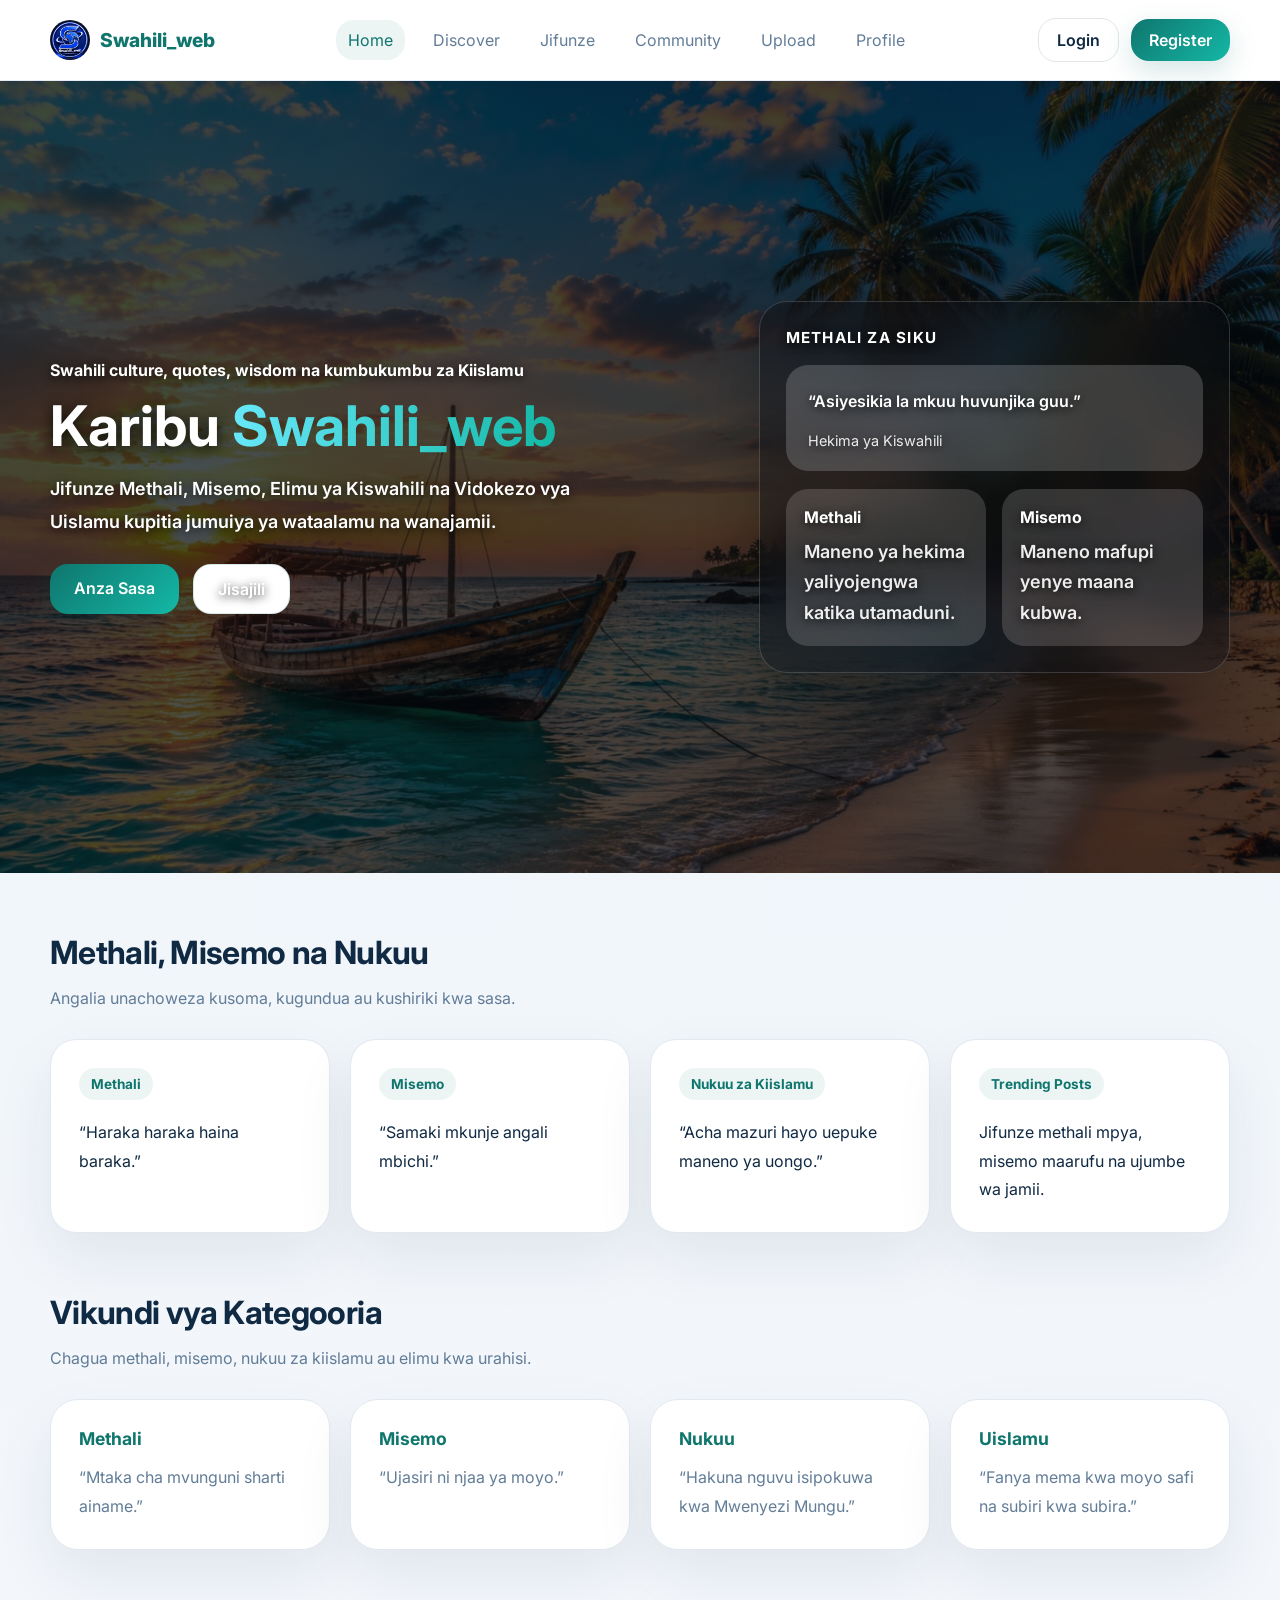
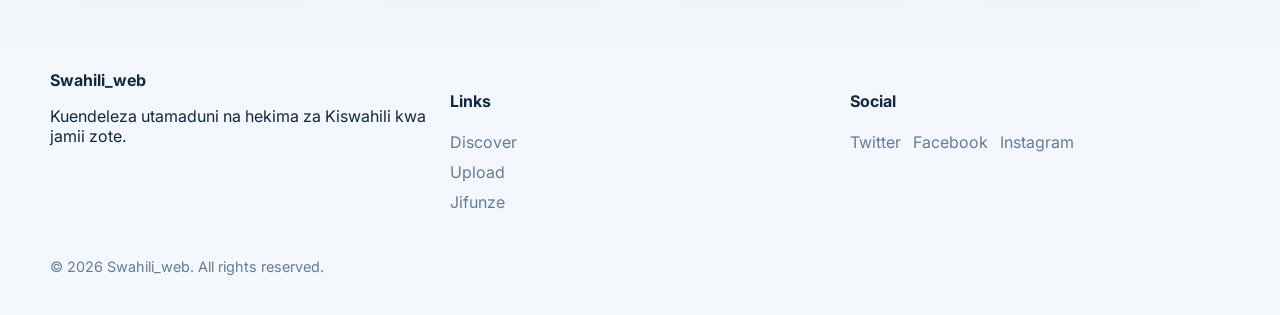
<file: index.html>
<!doctype html>
<html lang="sw">
<head>
  <meta charset="utf-8">
  <meta name="viewport" content="width=device-width, initial-scale=1">
  <title>Swahili_web — Karibu</title>
  <link rel="preconnect" href="https://fonts.googleapis.com">
  <link rel="preconnect" href="https://fonts.gstatic.com" crossorigin>
  <link href="https://fonts.googleapis.com/css2?family=Inter:wght@300;400;500;600;700;800&display=swap" rel="stylesheet">
  <link rel="stylesheet" href="./css/scripte.css">
</head>
<body>
  <header class="site-header">
    <div class="header-inner container">
      <a class="brand" href="/index.html">
        <img src="./images/logo.png" alt="Swahili_web logo" class="brand-logo">
        <span class="brand-text">Swahili_web</span>
      </a>
      <nav class="main-nav">
        <a href="/index.html" class="active">Home</a>
        <a href="./pages/discover.html">Discover</a>
        <a href="./pages/jifunze.html">Jifunze</a>
        <a href="./pages/communit.html">Community</a>
        <a href="./pages/upload.html">Upload</a>
        <a href="./pages/profile.html">Profile</a>
      </nav>
      <div class="header-actions">
        <button class="btn btn-ghost" id="loginBtn">Login</button>
        <button class="btn btn-primary" id="registerBtn">Register</button>
        <button class="mobile-toggle" id="menuToggle" aria-label="Open navigation">☰</button>
      </div>
    </div>
  </header>

  <main>
    <section class="hero-section">
      <div class="hero-content container">
        <div>
          <span class="eyebrow">Swahili culture, quotes, wisdom na kumbukumbu za Kiislamu</span>
          <h1>Karibu <span>Swahili_web</span></h1>
          <p>Jifunze Methali, Misemo, Elimu ya Kiswahili na Vidokezo vya Uislamu kupitia jumuiya ya wataalamu na wanajamii.</p>
          <div class="hero-buttons">
            <a href="./pages/discover.html" class="btn btn-primary btn-lg">Anza Sasa</a>
            <button type="button" class="btn btn-outline btn-lg" data-open-modal="registerModal">Jisajili</button>
          </div>
        </div>
        <div class="hero-panel">
          <div class="panel-title">Methali za Siku</div>
          <div class="panel-card">
            <p>“Asiyesikia la mkuu huvunjika guu.”</p>
            <span>Hekima ya Kiswahili</span>
          </div>
          <div class="panel-cards">
            <div class="mini-card">
              <strong>Methali</strong>
              <p>Maneno ya hekima yaliyojengwa katika utamaduni.</p>
            </div>
            <div class="mini-card">
              <strong>Misemo</strong>
              <p>Maneno mafupi yenye maana kubwa.</p>
            </div>
          </div>
        </div>
      </div>
    </section>

    <section class="overview container">
      <div class="section-heading">
        <h2>Methali, Misemo na Nukuu</h2>
        <p>Angalia unachoweza kusoma, kugundua au kushiriki kwa sasa.</p>
      </div>
      <div class="overview-grid">
        <article class="stat-card">
          <span class="stat-label">Methali</span>
          <p>“Haraka haraka haina baraka.”</p>
        </article>
        <article class="stat-card">
          <span class="stat-label">Misemo</span>
          <p>“Samaki mkunje angali mbichi.”</p>
        </article>
        <article class="stat-card">
          <span class="stat-label">Nukuu za Kiislamu</span>
          <p>“Acha mazuri hayo uepuke maneno ya uongo.”</p>
        </article>
        <article class="stat-card">
          <span class="stat-label">Trending Posts</span>
          <p>Jifunze methali mpya, misemo maarufu na ujumbe wa jamii.</p>
        </article>
      </div>
    </section>

    <section class="featured-quotes container">
      <div class="section-heading">
        <h2>Vikundi vya Kategooria</h2>
        <p>Chagua methali, misemo, nukuu za kiislamu au elimu kwa urahisi.</p>
      </div>
      <div class="quote-grid">
        <article class="quote-card">
          <h3>Methali</h3>
          <p>“Mtaka cha mvunguni sharti ainame.”</p>
        </article>
        <article class="quote-card">
          <h3>Misemo</h3>
          <p>“Ujasiri ni njaa ya moyo.”</p>
        </article>
        <article class="quote-card">
          <h3>Nukuu</h3>
          <p>“Hakuna nguvu isipokuwa kwa Mwenyezi Mungu.”</p>
        </article>
        <article class="quote-card">
          <h3>Uislamu</h3>
          <p>“Fanya mema kwa moyo safi na subiri kwa subira.”</p>
        </article>
      </div>
    </section>
  </main>

  <footer class="site-footer">
    <div class="container footer-grid">
      <div>
        <strong>Swahili_web</strong>
        <p>Kuendeleza utamaduni na hekima za Kiswahili kwa jamii zote.</p>
      </div>
      <div>
        <h4>Links</h4>
        <a href="./pages/discover.html">Discover</a>
        <a href="./pages/upload.html">Upload</a>
        <a href="./pages/jifunze.html">Jifunze</a>
      </div>
      <div>
        <h4>Social</h4>
        <div class="social-links"><a href="#">Twitter</a><a href="#">Facebook</a><a href="#">Instagram</a></div>
      </div>
    </div>
    <div class="footer-bottom container">© <span id="year"></span> Swahili_web. All rights reserved.</div>
  </footer>

  <div class="modal-backdrop" id="modalBackdrop"></div>
  <div class="modal" id="loginModal" aria-hidden="true">
    <button class="modal-close" type="button" data-close>✕</button>
    <h3>Login</h3>
    <form id="loginForm">
      <label>Email<input type="email" name="email" placeholder="you@example.com" required></label>
      <label>Password<input type="password" name="password" placeholder="Password" required></label>
      <button class="btn btn-primary btn-block" type="submit">Sign in</button>
    </form>
  </div>

  <div class="modal" id="registerModal" aria-hidden="true">
    <button class="modal-close" type="button" data-close>✕</button>
    <h3>Register</h3>
    <form id="registerForm">
      <label>Name<input type="text" name="name" placeholder="Your name" required></label>
      <label>Email<input type="email" name="email" placeholder="you@example.com" required></label>
      <label>Password<input type="password" name="password" placeholder="Password" required></label>
      <button class="btn btn-primary btn-block" type="submit">Create account</button>
    </form>
  </div>

  <script src="./javascript/scripte.js"></script>
</body>
</html>
</file>
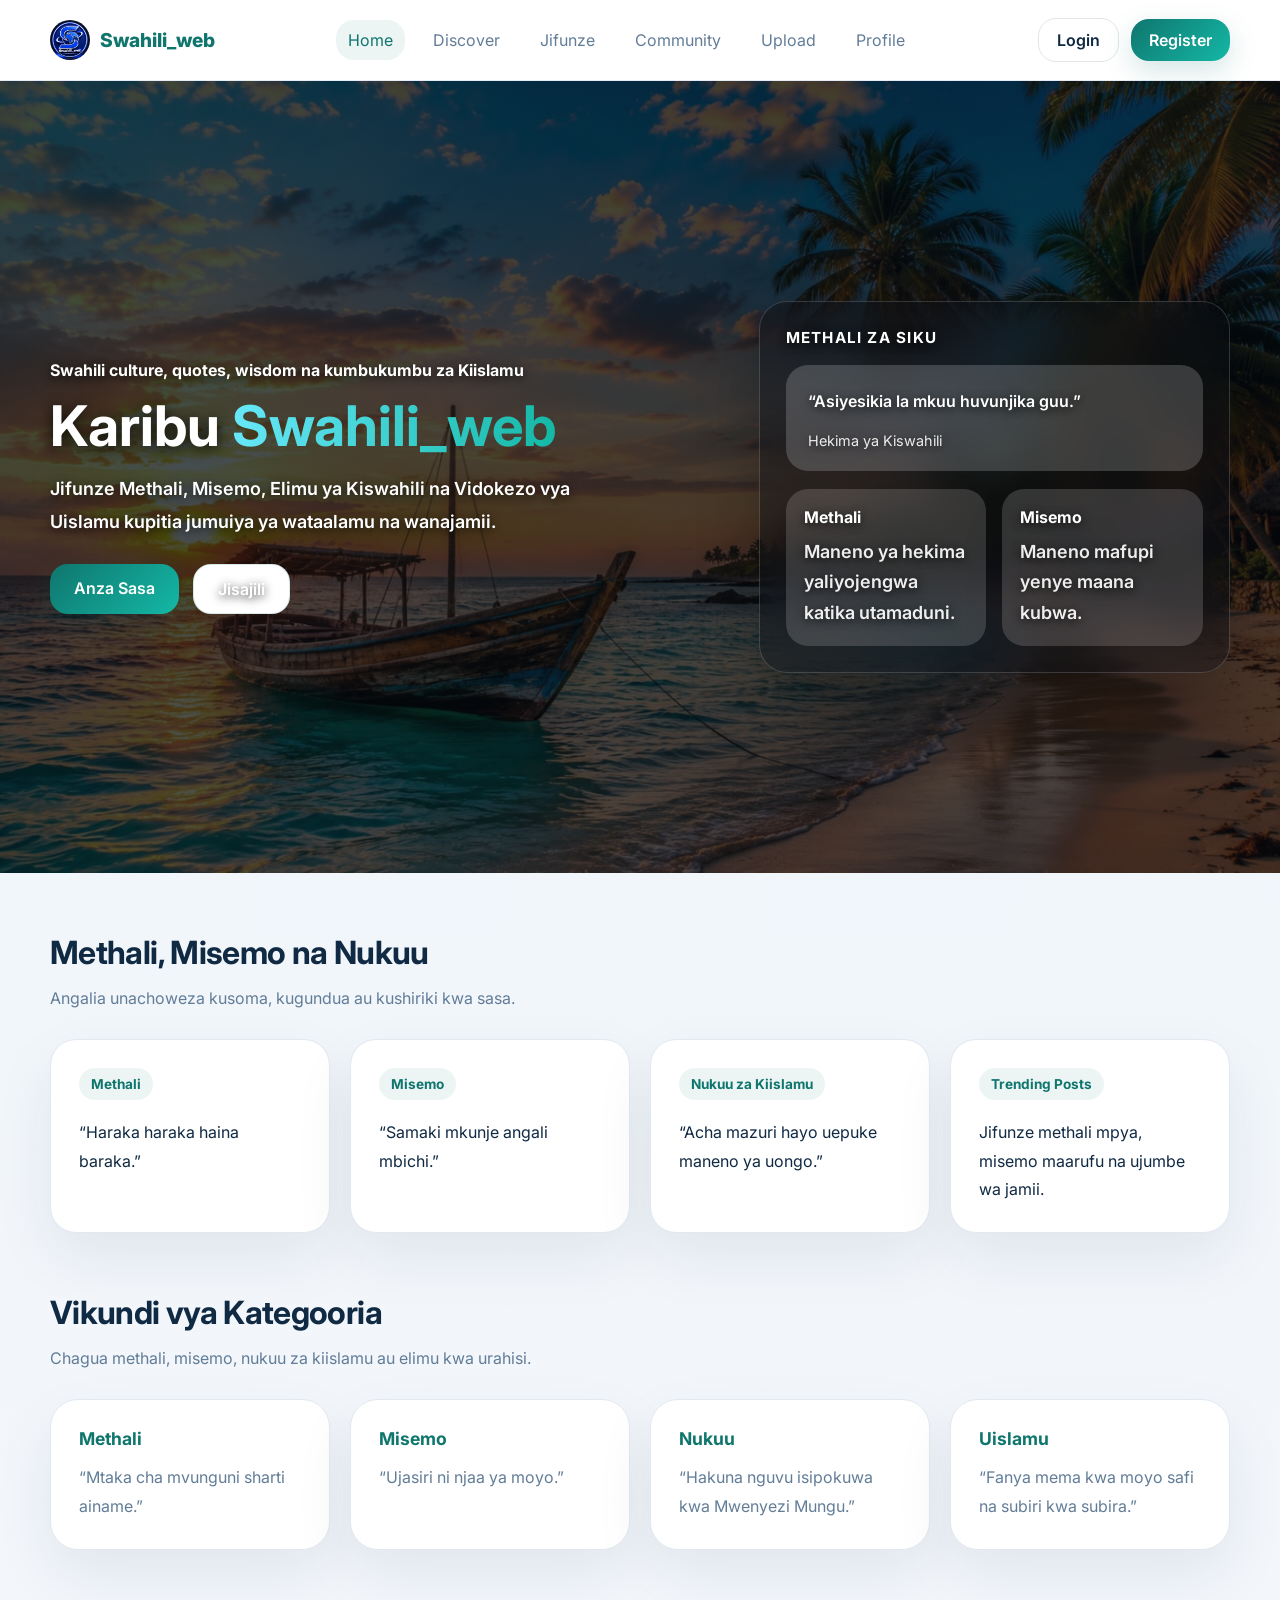
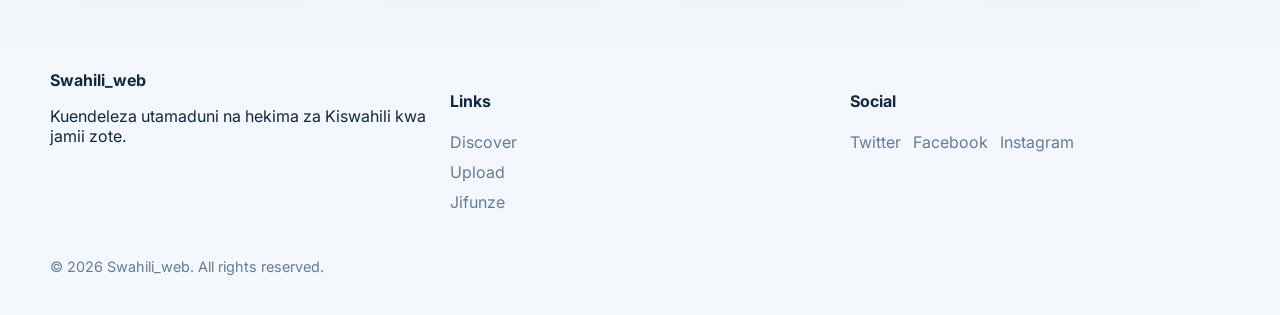
<file: pages/index.html>
<!doctype html>
<html lang="sw">
<head>
  <meta charset="utf-8">
  <meta name="viewport" content="width=device-width, initial-scale=1">
  <title>Swahili_web — Karibu</title>
  <link rel="preconnect" href="https://fonts.googleapis.com">
  <link rel="preconnect" href="https://fonts.gstatic.com" crossorigin>
  <link href="https://fonts.googleapis.com/css2?family=Inter:wght@300;400;500;600;700;800&display=swap" rel="stylesheet">
  <link rel="stylesheet" href="../css/scripte.css">
</head>
<body>
  <header class="site-header">
    <div class="header-inner container">
      <a class="brand" href="index.html">
        <img src="../images/logo.png" alt="Swahili_web logo" class="brand-logo">
        <span class="brand-text">Swahili_web</span>
      </a>
      <nav class="main-nav">
        <a href="index.html" class="active">Home</a>
        <a href="discover.html">Discover</a>
        <a href="jifunze.html">Jifunze</a>
        <a href="communit.html">Community</a>
        <a href="upload.html">Upload</a>
        <a href="profile.html">Profile</a>
      </nav>
      <div class="header-actions">
        <button class="btn btn-ghost" id="loginBtn">Login</button>
        <button class="btn btn-primary" id="registerBtn">Register</button>
        <button class="mobile-toggle" id="menuToggle" aria-label="Open navigation">☰</button>
      </div>
    </div>
  </header>

  <main>
    <section class="hero-section">
      <div class="hero-content container">
        <div>
          <span class="eyebrow">Swahili culture, quotes, wisdom na kumbukumbu za Kiislamu</span>
          <h1>Karibu <span>Swahili_web</span></h1>
          <p>Jifunze Methali, Misemo, Elimu ya Kiswahili na Vidokezo vya Uislamu kupitia jumuiya ya wataalamu na wanajamii.</p>
          <div class="hero-buttons">
            <a href="discover.html" class="btn btn-primary btn-lg">Anza Sasa</a>
            <button type="button" class="btn btn-outline btn-lg" data-open-modal="registerModal">Jisajili</button>
          </div>
        </div>
        <div class="hero-panel">
          <div class="panel-title">Methali za Siku</div>
          <div class="panel-card">
            <p>“Asiyesikia la mkuu huvunjika guu.”</p>
            <span>Hekima ya Kiswahili</span>
          </div>
          <div class="panel-cards">
            <div class="mini-card">
              <strong>Methali</strong>
              <p>Maneno ya hekima yaliyojengwa katika utamaduni.</p>
            </div>
            <div class="mini-card">
              <strong>Misemo</strong>
              <p>Maneno mafupi yenye maana kubwa.</p>
            </div>
          </div>
        </div>
      </div>
    </section>

    <section class="overview container">
      <div class="section-heading">
        <h2>Methali, Misemo na Nukuu</h2>
        <p>Angalia unachoweza kusoma, kugundua au kushiriki kwa sasa.</p>
      </div>
      <div class="overview-grid">
        <article class="stat-card">
          <span class="stat-label">Methali</span>
          <p>“Haraka haraka haina baraka.”</p>
        </article>
        <article class="stat-card">
          <span class="stat-label">Misemo</span>
          <p>“Samaki mkunje angali mbichi.”</p>
        </article>
        <article class="stat-card">
          <span class="stat-label">Nukuu za Kiislamu</span>
          <p>“Acha mazuri hayo uepuke maneno ya uongo.”</p>
        </article>
        <article class="stat-card">
          <span class="stat-label">Trending Posts</span>
          <p>Jifunze methali mpya, misemo maarufu na ujumbe wa jamii.</p>
        </article>
      </div>
    </section>

    <section class="featured-quotes container">
      <div class="section-heading">
        <h2>Vikundi vya Kategooria</h2>
        <p>Chagua methali, misemo, nukuu za kiislamu au elimu kwa urahisi.</p>
      </div>
      <div class="quote-grid">
        <article class="quote-card">
          <h3>Methali</h3>
          <p>“Mtaka cha mvunguni sharti ainame.”</p>
        </article>
        <article class="quote-card">
          <h3>Misemo</h3>
          <p>“Ujasiri ni njaa ya moyo.”</p>
        </article>
        <article class="quote-card">
          <h3>Nukuu</h3>
          <p>“Hakuna nguvu isipokuwa kwa Mwenyezi Mungu.”</p>
        </article>
        <article class="quote-card">
          <h3>Uislamu</h3>
          <p>“Fanya mema kwa moyo safi na subiri kwa subira.”</p>
        </article>
      </div>
    </section>
  </main>

  <footer class="site-footer">
    <div class="container footer-grid">
      <div>
        <strong>Swahili_web</strong>
        <p>Kuendeleza utamaduni na hekima za Kiswahili kwa jamii zote.</p>
      </div>
      <div>
        <h4>Links</h4>
        <a href="discover.html">Discover</a>
        <a href="upload.html">Upload</a>
        <a href="jifunze.html">Jifunze</a>
      </div>
      <div>
        <h4>Social</h4>
        <div class="social-links"><a href="#">Twitter</a><a href="#">Facebook</a><a href="#">Instagram</a></div>
      </div>
    </div>
    <div class="footer-bottom container">© <span id="year"></span> Swahili_web. All rights reserved.</div>
  </footer>

  <div class="modal-backdrop" id="modalBackdrop"></div>
  <div class="modal" id="loginModal" aria-hidden="true">
    <button class="modal-close" type="button" data-close>✕</button>
    <h3>Login</h3>
    <form id="loginForm">
      <label>Email<input type="email" name="email" placeholder="you@example.com" required></label>
      <label>Password<input type="password" name="password" placeholder="Password" required></label>
      <button class="btn btn-primary btn-block" type="submit">Sign in</button>
    </form>
  </div>

  <div class="modal" id="registerModal" aria-hidden="true">
    <button class="modal-close" type="button" data-close>✕</button>
    <h3>Register</h3>
    <form id="registerForm">
      <label>Name<input type="text" name="name" placeholder="Your name" required></label>
      <label>Email<input type="email" name="email" placeholder="you@example.com" required></label>
      <label>Password<input type="password" name="password" placeholder="Password" required></label>
      <button class="btn btn-primary btn-block" type="submit">Create account</button>
    </form>
  </div>

  <script src="../javascript/scripte.js"></script>
</body>
</html>
</file>
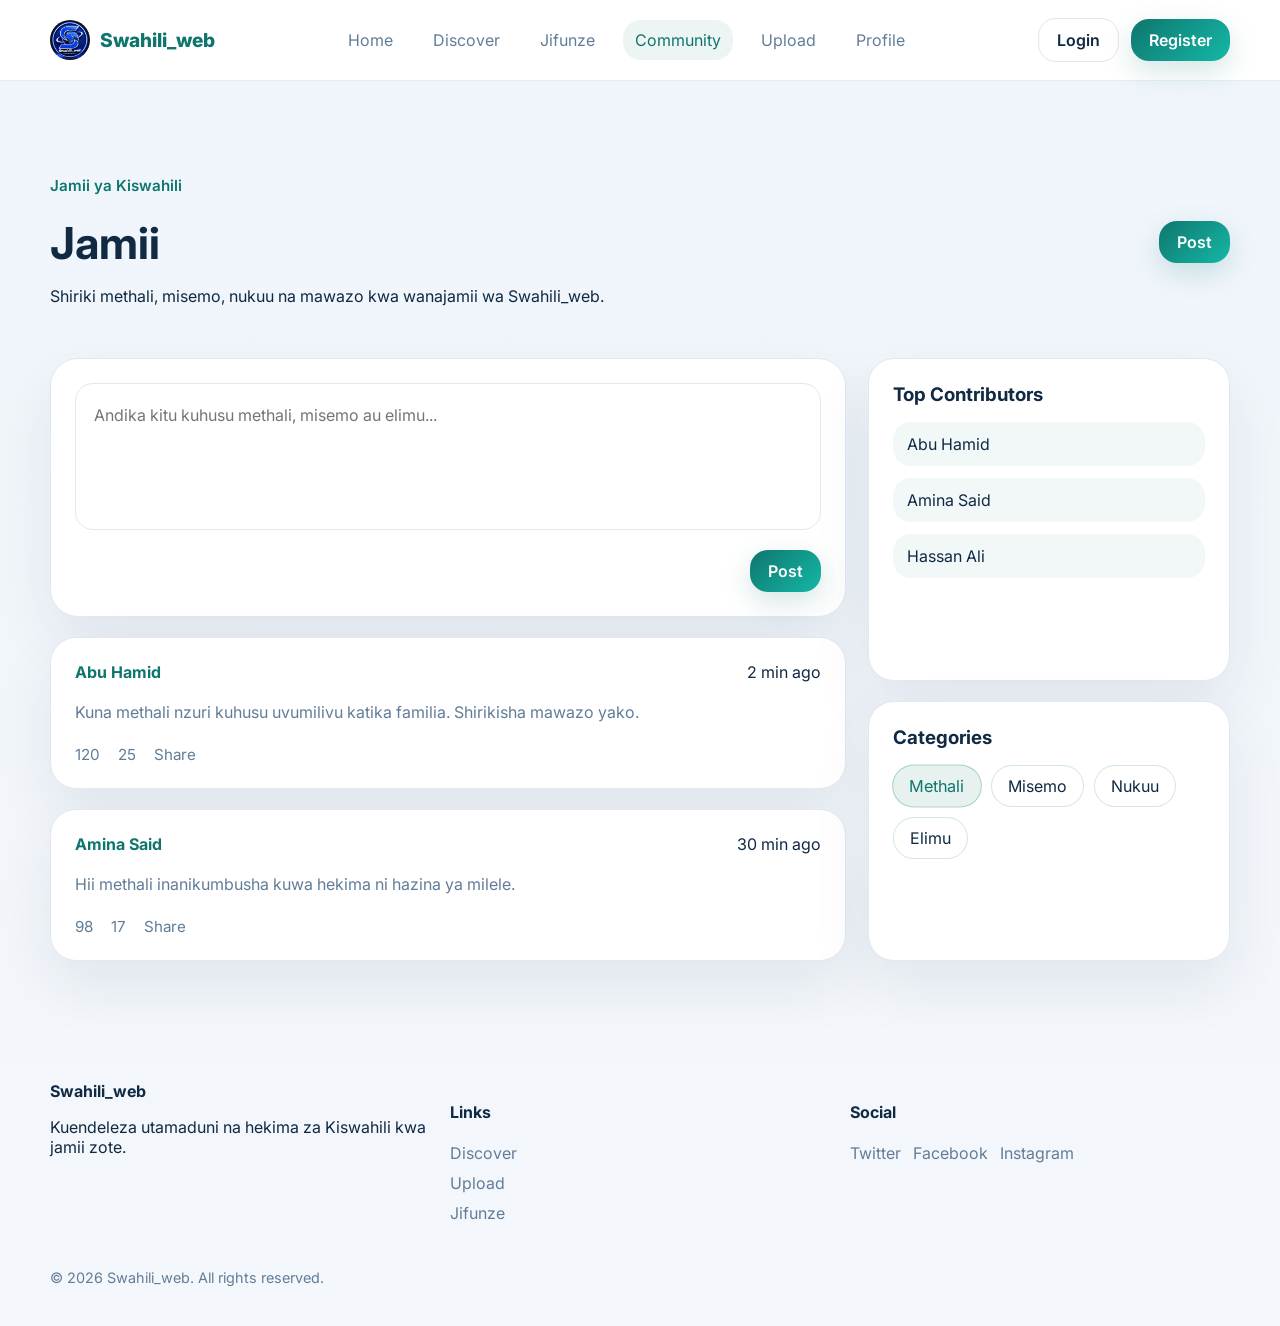
<file: pages/communit.html>
<!doctype html>
<html lang="sw">
<head>
  <meta charset="utf-8">
  <meta name="viewport" content="width=device-width, initial-scale=1">
  <title>Swahili_web — Community</title>
  <link rel="preconnect" href="https://fonts.googleapis.com">
  <link rel="preconnect" href="https://fonts.gstatic.com" crossorigin>
  <link href="https://fonts.googleapis.com/css2?family=Inter:wght@300;400;500;600;700;800&display=swap" rel="stylesheet">
  <link rel="stylesheet" href="../css/scripte.css">
</head>
<body>
  <header class="site-header">
    <div class="header-inner container">
      <a class="brand" href="/index.html">
        <img src="../images/logo.png" alt="Swahili_web logo" class="brand-logo">
        <span class="brand-text">Swahili_web</span>
      </a>
      <nav class="main-nav">
        <a href="/index.html">Home</a>
        <a href="discover.html">Discover</a>
        <a href="jifunze.html">Jifunze</a>
        <a href="communit.html" class="active">Community</a>
        <a href="upload.html">Upload</a>
        <a href="profile.html">Profile</a>
      </nav>
      <div class="header-actions">
        <button class="btn btn-ghost" id="loginBtn">Login</button>
        <button class="btn btn-primary" id="registerBtn">Register</button>
        <button class="mobile-toggle" id="menuToggle" aria-label="Open navigation">☰</button>
      </div>
    </div>
  </header>

  <main class="page-main container">
    <section class="page-header">
      <div>
        <p class="eyebrow">Jamii ya Kiswahili</p>
        <h1>Jamii</h1>
        <p>Shiriki methali, misemo, nukuu na mawazo kwa wanajamii wa Swahili_web.</p>
      </div>
      <button class="btn btn-primary">Post</button>
    </section>

    <section class="content-grid">
      <div class="main-feed">
        <div class="post-box">
          <textarea placeholder="Andika kitu kuhusu methali, misemo au elimu..." rows="4"></textarea>
          <div class="post-actions"><button class="btn btn-primary">Post</button></div>
        </div>
        <article class="feed-card">
          <div class="post-header"><strong>Abu Hamid</strong><span>2 min ago</span></div>
          <p>Kuna methali nzuri kuhusu uvumilivu katika familia. Shirikisha mawazo yako.</p>
          <div class="post-meta"><span>120</span><span>25</span><span>Share</span></div>
        </article>
        <article class="feed-card">
          <div class="post-header"><strong>Amina Said</strong><span>30 min ago</span></div>
          <p>Hii methali inanikumbusha kuwa hekima ni hazina ya milele.</p>
          <div class="post-meta"><span>98</span><span>17</span><span>Share</span></div>
        </article>
      </div>
      <aside class="sidebar-panel">
        <div class="panel-block">
          <h3>Top Contributors</h3>
          <ul>
            <li>Abu Hamid</li>
            <li>Amina Said</li>
            <li>Hassan Ali</li>
          </ul>
        </div>
        <div class="panel-block">
          <h3>Categories</h3>
          <div class="tag-list vertical">
            <button class="tag active">Methali</button>
            <button class="tag">Misemo</button>
            <button class="tag">Nukuu</button>
            <button class="tag">Elimu</button>
          </div>
        </div>
      </aside>
    </section>
  </main>

  <footer class="site-footer">
    <div class="container footer-grid">
      <div>
        <strong>Swahili_web</strong>
        <p>Kuendeleza utamaduni na hekima za Kiswahili kwa jamii zote.</p>
      </div>
      <div>
        <h4>Links</h4>
        <a href="discover.html">Discover</a>
        <a href="upload.html">Upload</a>
        <a href="jifunze.html">Jifunze</a>
      </div>
      <div>
        <h4>Social</h4>
        <div class="social-links"><a href="#">Twitter</a><a href="#">Facebook</a><a href="#">Instagram</a></div>
      </div>
    </div>
    <div class="footer-bottom container">© <span id="year"></span> Swahili_web. All rights reserved.</div>
  </footer>

  <div class="modal-backdrop" id="modalBackdrop"></div>
  <div class="modal" id="loginModal" aria-hidden="true">
    <button class="modal-close" type="button" data-close>✕</button>
    <h3>Login</h3>
    <form id="loginForm">
      <label>Email<input type="email" name="email" placeholder="you@example.com" required></label>
      <label>Password<input type="password" name="password" placeholder="Password" required></label>
      <button class="btn btn-primary btn-block" type="submit">Sign in</button>
    </form>
  </div>

  <div class="modal" id="registerModal" aria-hidden="true">
    <button class="modal-close" type="button" data-close>✕</button>
    <h3>Register</h3>
    <form id="registerForm">
      <label>Name<input type="text" name="name" placeholder="Your name" required></label>
      <label>Email<input type="email" name="email" placeholder="you@example.com" required></label>
      <label>Password<input type="password" name="password" placeholder="Password" required></label>
      <button class="btn btn-primary btn-block" type="submit">Create account</button>
    </form>
  </div>

  <script src="../javascript/scripte.js"></script>
</body>
</html>
</file>
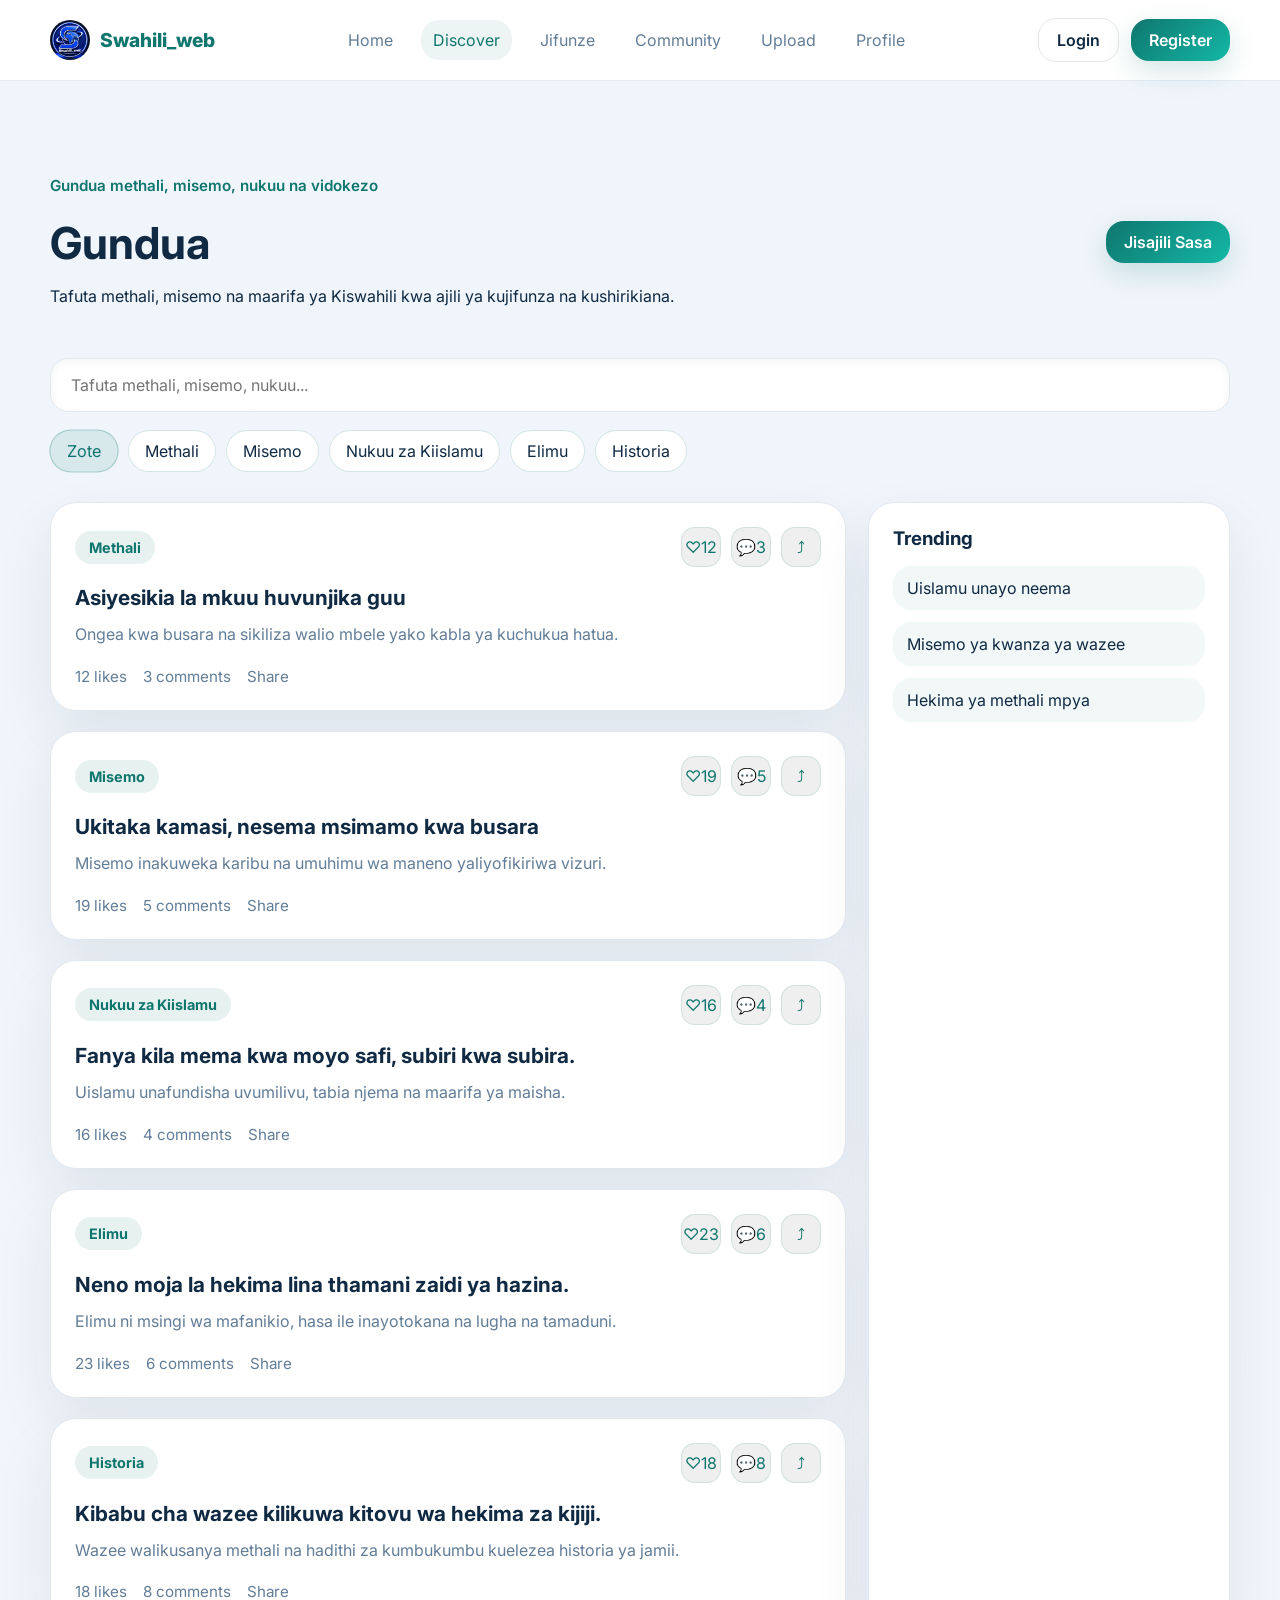
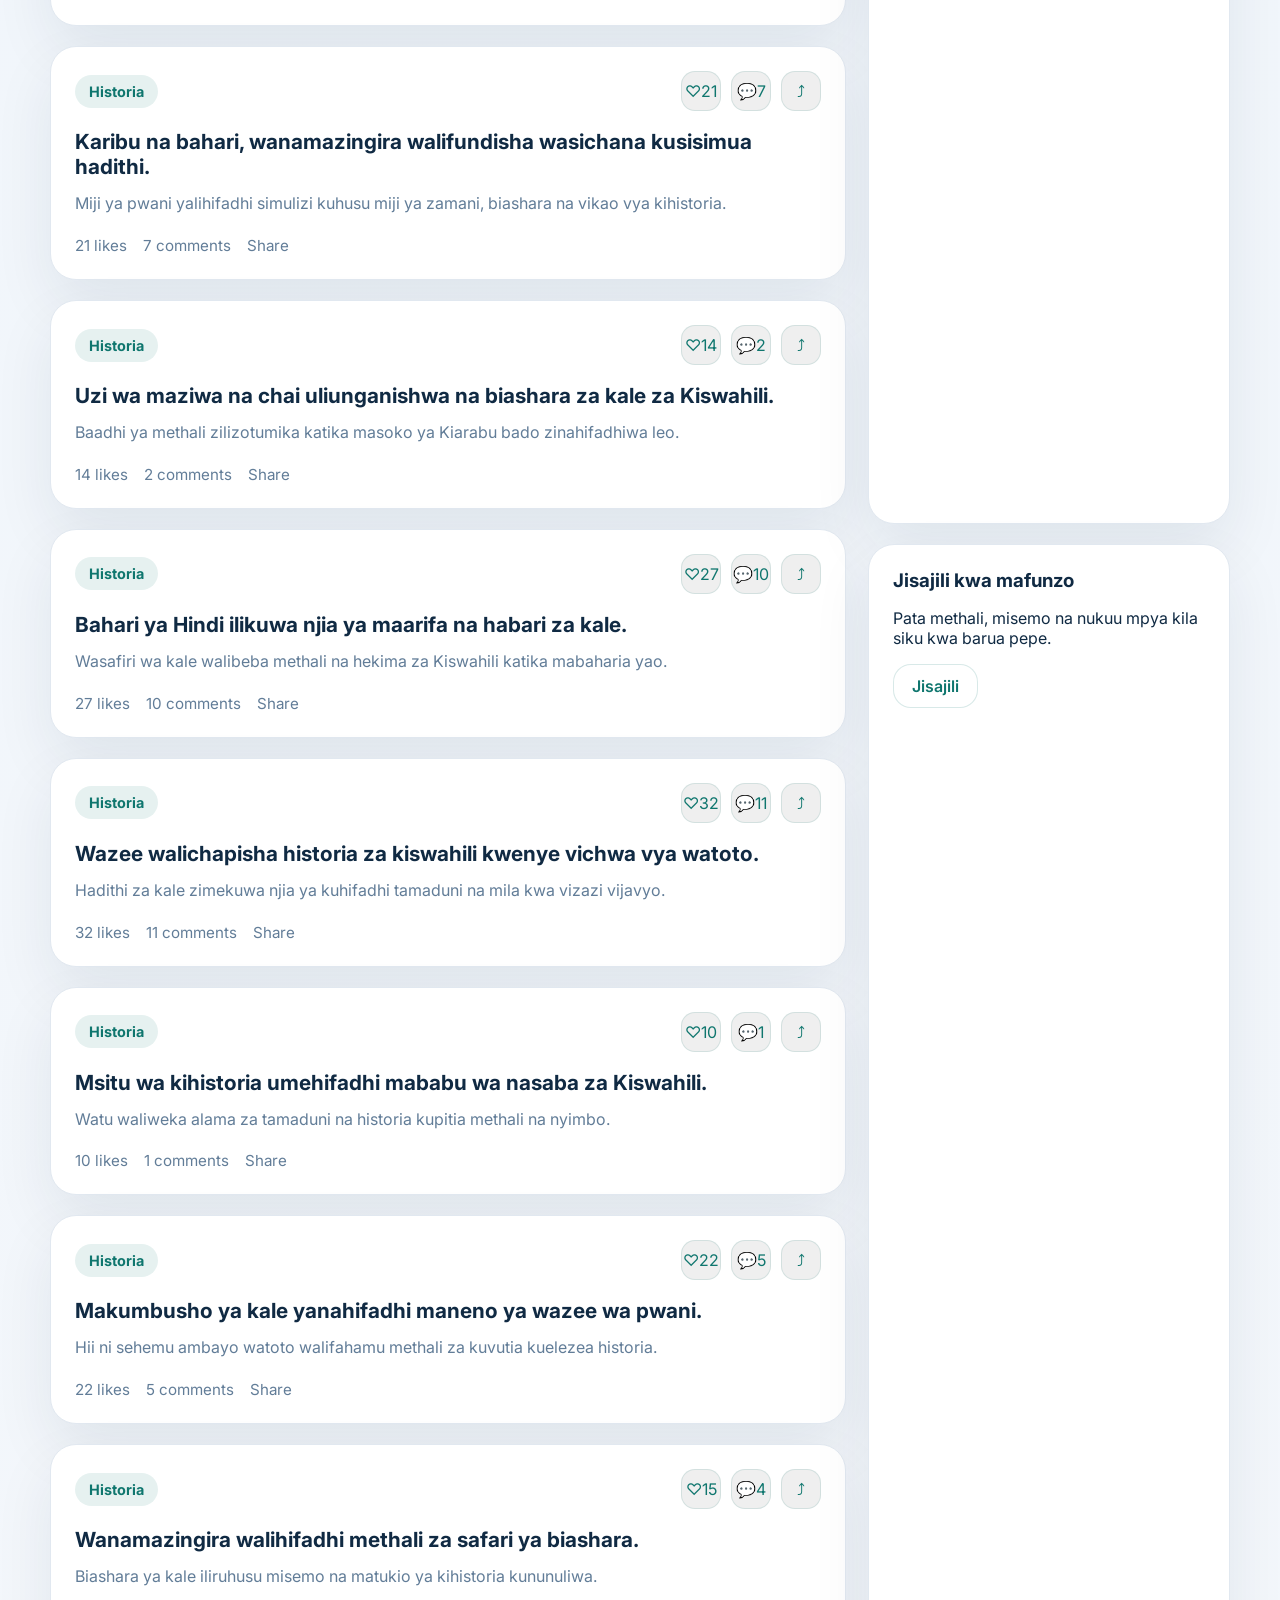
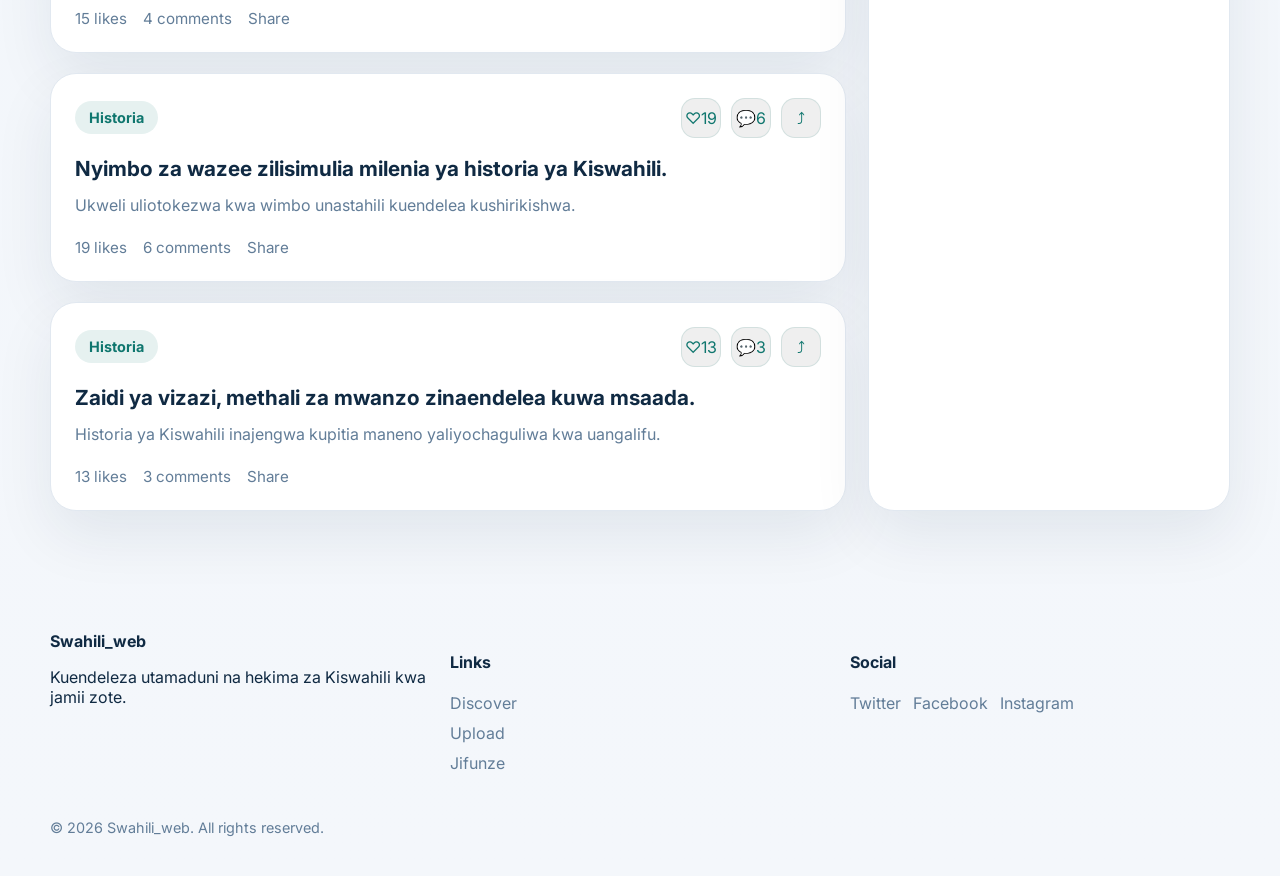
<file: pages/discover.html>
<!doctype html>
<html lang="sw">
<head>
  <meta charset="utf-8">
  <meta name="viewport" content="width=device-width, initial-scale=1">
  <title>Swahili_web — Discover</title>
  <link rel="preconnect" href="https://fonts.googleapis.com">
  <link rel="preconnect" href="https://fonts.gstatic.com" crossorigin>
  <link href="https://fonts.googleapis.com/css2?family=Inter:wght@300;400;500;600;700;800&display=swap" rel="stylesheet">
  <link rel="stylesheet" href="../css/scripte.css">
</head>
<body>
  <header class="site-header">
    <div class="header-inner container">
      <a class="brand" href="/index.html">
        <img src="../images/logo.png" alt="Swahili_web logo" class="brand-logo">
        <span class="brand-text">Swahili_web</span>
      </a>
      <nav class="main-nav">
        <a href="/index.html">Home</a>
        <a href="discover.html" class="active">Discover</a>
        <a href="jifunze.html">Jifunze</a>
        <a href="communit.html">Community</a>
        <a href="upload.html">Upload</a>
        <a href="profile.html">Profile</a>
      </nav>
      <div class="header-actions">
        <button class="btn btn-ghost" id="loginBtn">Login</button>
        <button class="btn btn-primary" id="registerBtn">Register</button>
        <button class="mobile-toggle" id="menuToggle" aria-label="Open navigation">☰</button>
      </div>
    </div>
  </header>

  <main class="page-main container">
    <section class="page-header">
      <div>
        <p class="eyebrow">Gundua methali, misemo, nukuu na vidokezo</p>
        <h1>Gundua</h1>
        <p>Tafuta methali, misemo na maarifa ya Kiswahili kwa ajili ya kujifunza na kushirikiana.</p>
      </div>
      <button class="btn btn-primary">Jisajili Sasa</button>
    </section>

    <section class="search-panel">
      <input type="search" placeholder="Tafuta methali, misemo, nukuu..." aria-label="Search quotes">
      <div class="tag-list">
        <button class="tag active" data-filter="all">Zote</button>
        <button class="tag" data-filter="methali">Methali</button>
        <button class="tag" data-filter="misemo">Misemo</button>
        <button class="tag" data-filter="nukuu">Nukuu za Kiislamu</button>
        <button class="tag" data-filter="elimu">Elimu</button>
        <button class="tag" data-filter="historia">Historia</button>
      </div>
    </section>

    <section class="content-grid">
      <div class="main-feed">
        <article class="feed-card card-item" data-category="methali" data-cardid="card-1">
          <div class="card-top">
            <span class="chip">Methali</span>
            <div class="card-actions-small"><button class="icon like" data-count="12">♡ <span class="count">12</span></button><button class="icon comment" data-count="3" data-comment>💬 <span class="count">3</span></button><button class="icon share" data-share>⤴</button></div>
          </div>
          <h2>Asiyesikia la mkuu huvunjika guu</h2>
          <p>Ongea kwa busara na sikiliza walio mbele yako kabla ya kuchukua hatua.</p>
          <div class="meta-row"><span>12 likes</span><span class="meta-comments">3 comments</span><span>Share</span></div>
        </article>
        <article class="feed-card card-item" data-category="misemo" data-cardid="card-2">
          <div class="card-top">
            <span class="chip">Misemo</span>
            <div class="card-actions-small"><button class="icon like" data-count="19">♡ <span class="count">19</span></button><button class="icon comment" data-count="5" data-comment>💬 <span class="count">5</span></button><button class="icon share" data-share>⤴</button></div>
          </div>
          <h2>Ukitaka kamasi, nesema msimamo kwa busara</h2>
          <p>Misemo inakuweka karibu na umuhimu wa maneno yaliyofikiriwa vizuri.</p>
          <div class="meta-row"><span>19 likes</span><span class="meta-comments">5 comments</span><span>Share</span></div>
        </article>
        <article class="feed-card card-item" data-category="nukuu" data-cardid="card-3">
          <div class="card-top">
            <span class="chip">Nukuu za Kiislamu</span>
            <div class="card-actions-small"><button class="icon like" data-count="16">♡ <span class="count">16</span></button><button class="icon comment" data-count="4" data-comment>💬 <span class="count">4</span></button><button class="icon share" data-share>⤴</button></div>
          </div>
          <h2>Fanya kila mema kwa moyo safi, subiri kwa subira.</h2>
          <p>Uislamu unafundisha uvumilivu, tabia njema na maarifa ya maisha.</p>
          <div class="meta-row"><span>16 likes</span><span class="meta-comments">4 comments</span><span>Share</span></div>
        </article>
        <article class="feed-card card-item" data-category="elimu" data-cardid="card-4">
          <div class="card-top">
            <span class="chip">Elimu</span>
            <div class="card-actions-small"><button class="icon like" data-count="23">♡ <span class="count">23</span></button><button class="icon comment" data-count="6" data-comment>💬 <span class="count">6</span></button><button class="icon share" data-share>⤴</button></div>
          </div>
          <h2>Neno moja la hekima lina thamani zaidi ya hazina.</h2>
          <p>Elimu ni msingi wa mafanikio, hasa ile inayotokana na lugha na tamaduni.</p>
          <div class="meta-row"><span>23 likes</span><span class="meta-comments">6 comments</span><span>Share</span></div>
        </article>
        <article class="feed-card card-item" data-category="historia" data-cardid="card-5">
          <div class="card-top">
            <span class="chip">Historia</span>
            <div class="card-actions-small"><button class="icon like" data-count="18">♡ <span class="count">18</span></button><button class="icon comment" data-count="8" data-comment>💬 <span class="count">8</span></button><button class="icon share" data-share>⤴</button></div>
          </div>
          <h2>Kibabu cha wazee kilikuwa kitovu wa hekima za kijiji.</h2>
          <p>Wazee walikusanya methali na hadithi za kumbukumbu kuelezea historia ya jamii.</p>
          <div class="meta-row"><span>18 likes</span><span class="meta-comments">8 comments</span><span>Share</span></div>
        </article>
        <article class="feed-card card-item" data-category="historia" data-cardid="card-6">
          <div class="card-top">
            <span class="chip">Historia</span>
            <div class="card-actions-small"><button class="icon like" data-count="21">♡ <span class="count">21</span></button><button class="icon comment" data-count="7" data-comment>💬 <span class="count">7</span></button><button class="icon share" data-share>⤴</button></div>
          </div>
          <h2>Karibu na bahari, wanamazingira walifundisha wasichana kusisimua hadithi.</h2>
          <p>Miji ya pwani yalihifadhi simulizi kuhusu miji ya zamani, biashara na vikao vya kihistoria.</p>
          <div class="meta-row"><span>21 likes</span><span class="meta-comments">7 comments</span><span>Share</span></div>
        </article>
        <article class="feed-card card-item" data-category="historia" data-cardid="card-7">
          <div class="card-top">
            <span class="chip">Historia</span>
            <div class="card-actions-small"><button class="icon like" data-count="14">♡ <span class="count">14</span></button><button class="icon comment" data-count="2" data-comment>💬 <span class="count">2</span></button><button class="icon share" data-share>⤴</button></div>
          </div>
          <h2>Uzi wa maziwa na chai uliunganishwa na biashara za kale za Kiswahili.</h2>
          <p>Baadhi ya methali zilizotumika katika masoko ya Kiarabu bado zinahifadhiwa leo.</p>
          <div class="meta-row"><span>14 likes</span><span class="meta-comments">2 comments</span><span>Share</span></div>
        </article>
        <article class="feed-card card-item" data-category="historia" data-cardid="card-8">
          <div class="card-top">
            <span class="chip">Historia</span>
            <div class="card-actions-small"><button class="icon like" data-count="27">♡ <span class="count">27</span></button><button class="icon comment" data-count="10" data-comment>💬 <span class="count">10</span></button><button class="icon share" data-share>⤴</button></div>
          </div>
          <h2>Bahari ya Hindi ilikuwa njia ya maarifa na habari za kale.</h2>
          <p>Wasafiri wa kale walibeba methali na hekima za Kiswahili katika mabaharia yao.</p>
          <div class="meta-row"><span>27 likes</span><span class="meta-comments">10 comments</span><span>Share</span></div>
        </article>
        <article class="feed-card card-item" data-category="historia" data-cardid="card-9">
          <div class="card-top">
            <span class="chip">Historia</span>
            <div class="card-actions-small"><button class="icon like" data-count="32">♡ <span class="count">32</span></button><button class="icon comment" data-count="11" data-comment>💬 <span class="count">11</span></button><button class="icon share" data-share>⤴</button></div>
          </div>
          <h2>Wazee walichapisha historia za kiswahili kwenye vichwa vya watoto.</h2>
          <p>Hadithi za kale zimekuwa njia ya kuhifadhi tamaduni na mila kwa vizazi vijavyo.</p>
          <div class="meta-row"><span>32 likes</span><span class="meta-comments">11 comments</span><span>Share</span></div>
        </article>
        <article class="feed-card card-item" data-category="historia" data-cardid="card-10">
          <div class="card-top">
            <span class="chip">Historia</span>
            <div class="card-actions-small"><button class="icon like" data-count="10">♡ <span class="count">10</span></button><button class="icon comment" data-count="1" data-comment>💬 <span class="count">1</span></button><button class="icon share" data-share>⤴</button></div>
          </div>
          <h2>Msitu wa kihistoria umehifadhi mababu wa nasaba za Kiswahili.</h2>
          <p>Watu waliweka alama za tamaduni na historia kupitia methali na nyimbo.</p>
          <div class="meta-row"><span>10 likes</span><span class="meta-comments">1 comments</span><span>Share</span></div>
        </article>
        <article class="feed-card card-item" data-category="historia" data-cardid="card-11">
          <div class="card-top">
            <span class="chip">Historia</span>
            <div class="card-actions-small"><button class="icon like" data-count="22">♡ <span class="count">22</span></button><button class="icon comment" data-count="5" data-comment>💬 <span class="count">5</span></button><button class="icon share" data-share>⤴</button></div>
          </div>
          <h2>Makumbusho ya kale yanahifadhi maneno ya wazee wa pwani.</h2>
          <p>Hii ni sehemu ambayo watoto walifahamu methali za kuvutia kuelezea historia.</p>
          <div class="meta-row"><span>22 likes</span><span class="meta-comments">5 comments</span><span>Share</span></div>
        </article>
        <article class="feed-card card-item" data-category="historia" data-cardid="card-12">
          <div class="card-top">
            <span class="chip">Historia</span>
            <div class="card-actions-small"><button class="icon like" data-count="15">♡ <span class="count">15</span></button><button class="icon comment" data-count="4" data-comment>💬 <span class="count">4</span></button><button class="icon share" data-share>⤴</button></div>
          </div>
          <h2>Wanamazingira walihifadhi methali za safari ya biashara.</h2>
          <p>Biashara ya kale iliruhusu misemo na matukio ya kihistoria kununuliwa.</p>
          <div class="meta-row"><span>15 likes</span><span class="meta-comments">4 comments</span><span>Share</span></div>
        </article>
        <article class="feed-card card-item" data-category="historia" data-cardid="card-13">
          <div class="card-top">
            <span class="chip">Historia</span>
            <div class="card-actions-small"><button class="icon like" data-count="19">♡ <span class="count">19</span></button><button class="icon comment" data-count="6" data-comment>💬 <span class="count">6</span></button><button class="icon share" data-share>⤴</button></div>
          </div>
          <h2>Nyimbo za wazee zilisimulia milenia ya historia ya Kiswahili.</h2>
          <p>Ukweli uliotokezwa kwa wimbo unastahili kuendelea kushirikishwa.</p>
          <div class="meta-row"><span>19 likes</span><span class="meta-comments">6 comments</span><span>Share</span></div>
        </article>
        <article class="feed-card card-item" data-category="historia" data-cardid="card-14">
          <div class="card-top">
            <span class="chip">Historia</span>
            <div class="card-actions-small"><button class="icon like" data-count="13">♡ <span class="count">13</span></button><button class="icon comment" data-count="3" data-comment>💬 <span class="count">3</span></button><button class="icon share" data-share>⤴</button></div>
          </div>
          <h2>Zaidi ya vizazi, methali za mwanzo zinaendelea kuwa msaada.</h2>
          <p>Historia ya Kiswahili inajengwa kupitia maneno yaliyochaguliwa kwa uangalifu.</p>
          <div class="meta-row"><span>13 likes</span><span class="meta-comments">3 comments</span><span>Share</span></div>
        </article>
      </div>
      <aside class="sidebar-panel">
        <div class="panel-block">
          <h3>Trending</h3>
          <ul>
            <li>Uislamu unayo neema</li>
            <li>Misemo ya kwanza ya wazee</li>
            <li>Hekima ya methali mpya</li>
          </ul>
        </div>
        <div class="panel-block">
          <h3>Jisajili kwa mafunzo</h3>
          <p>Pata methali, misemo na nukuu mpya kila siku kwa barua pepe.</p>
          <button class="btn btn-outline">Jisajili</button>
        </div>
      </aside>
    </section>
  </main>

  <footer class="site-footer">
    <div class="container footer-grid">
      <div>
        <strong>Swahili_web</strong>
        <p>Kuendeleza utamaduni na hekima za Kiswahili kwa jamii zote.</p>
      </div>
      <div>
        <h4>Links</h4>
        <a href="discover.html">Discover</a>
        <a href="upload.html">Upload</a>
        <a href="jifunze.html">Jifunze</a>
      </div>
      <div>
        <h4>Social</h4>
        <div class="social-links"><a href="#">Twitter</a><a href="#">Facebook</a><a href="#">Instagram</a></div>
      </div>
    </div>
    <div class="footer-bottom container">© <span id="year"></span> Swahili_web. All rights reserved.</div>
  </footer>

  <div class="modal-backdrop" id="modalBackdrop"></div>
  <div class="modal" id="loginModal" aria-hidden="true">
    <button class="modal-close" type="button" data-close>✕</button>
    <h3>Login</h3>
    <form id="loginForm">
      <label>Email<input type="email" name="email" placeholder="you@example.com" required></label>
      <label>Password<input type="password" name="password" placeholder="Password" required></label>
      <button class="btn btn-primary btn-block" type="submit">Sign in</button>
    </form>
  </div>

  <div class="modal" id="registerModal" aria-hidden="true">
    <button class="modal-close" type="button" data-close>✕</button>
    <h3>Register</h3>
    <form id="registerForm">
      <label>Name<input type="text" name="name" placeholder="Your name" required></label>
      <label>Email<input type="email" name="email" placeholder="you@example.com" required></label>
      <label>Password<input type="password" name="password" placeholder="Password" required></label>
      <button class="btn btn-primary btn-block" type="submit">Create account</button>
    </form>
  </div>

  <div class="modal" id="commentModal" aria-hidden="true">
    <button class="modal-close" type="button" data-close>✕</button>
    <h3>Comments</h3>
    <div class="comment-header"><strong id="commentCardTitle">Card title</strong></div>
    <div class="comment-list" id="commentList"></div>
    <form id="commentForm">
      <label>Ongeza maoni<textarea name="comment" rows="4" placeholder="Andika maoni yako..." required></textarea></label>
      <button class="btn btn-primary btn-block" type="submit">Tuma Maoni</button>
    </form>
  </div>

  <script src="../javascript/scripte.js"></script>
</body>
</html>
</file>
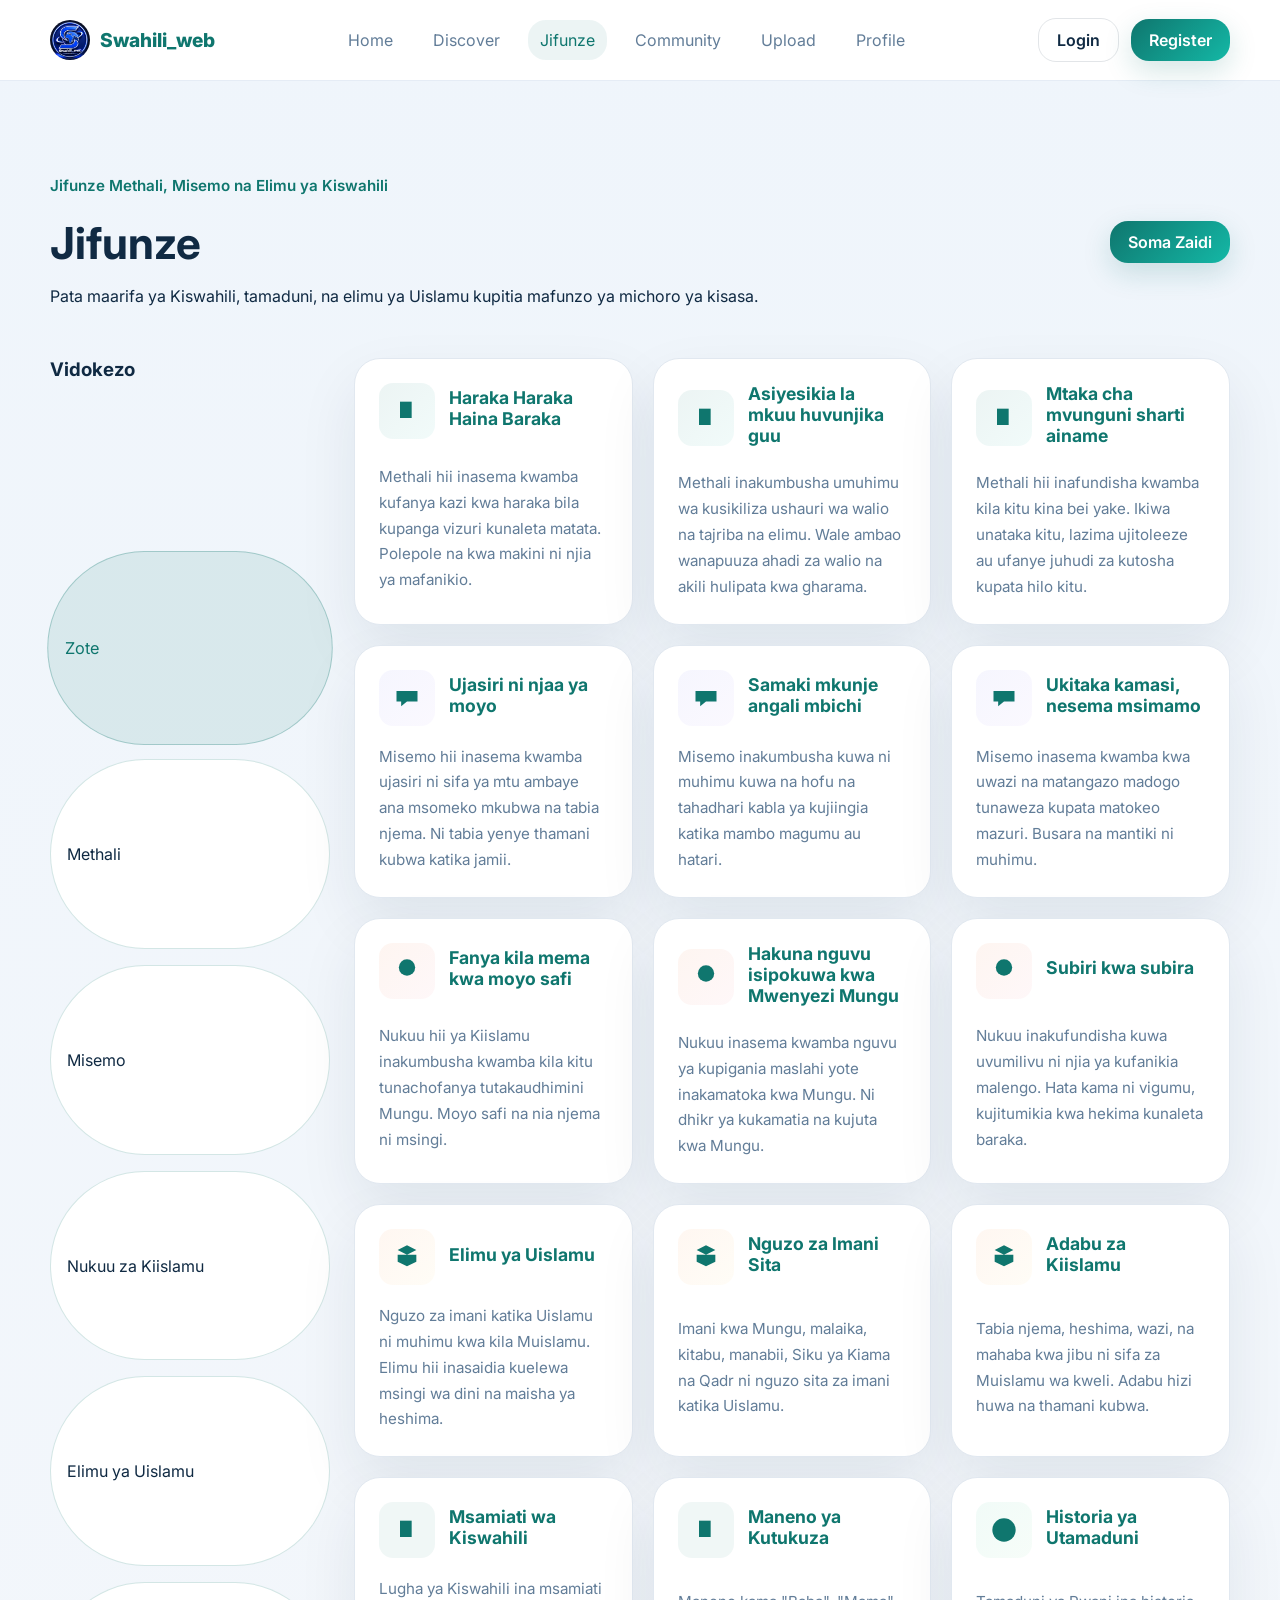
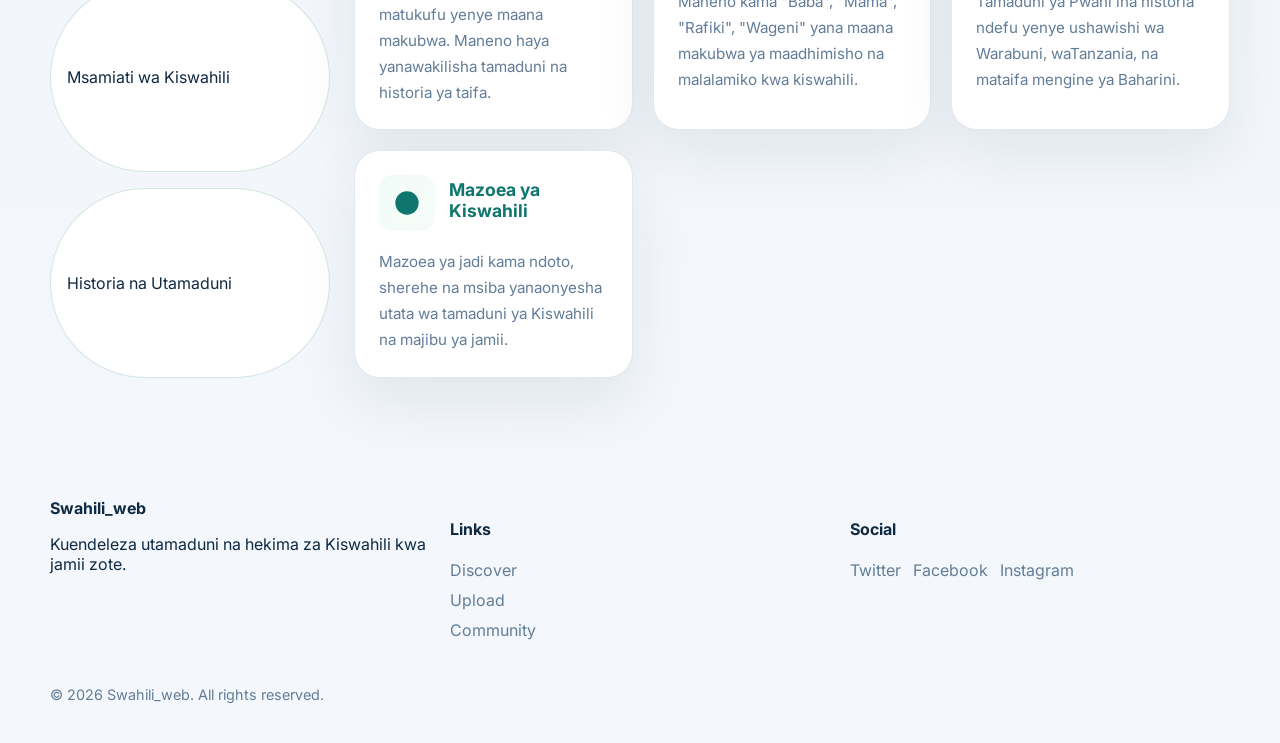
<file: pages/jifunze.html>
<!doctype html>
<html lang="sw">
<head>
  <meta charset="utf-8">
  <meta name="viewport" content="width=device-width, initial-scale=1">
  <title>Swahili_web — Jifunze</title>
  <link rel="preconnect" href="https://fonts.googleapis.com">
  <link rel="preconnect" href="https://fonts.gstatic.com" crossorigin>
  <link href="https://fonts.googleapis.com/css2?family=Inter:wght@300;400;500;600;700;800&display=swap" rel="stylesheet">
  <link rel="stylesheet" href="../css/scripte.css">
</head>
<body>
  <header class="site-header">
    <div class="header-inner container">
      <a class="brand" href="/index.html">
        <img src="../images/logo.png" alt="Swahili_web logo" class="brand-logo">
        <span class="brand-text">Swahili_web</span>
      </a>
      <nav class="main-nav">
        <a href="/index.html">Home</a>
        <a href="discover.html">Discover</a>
        <a href="jifunze.html" class="active">Jifunze</a>
        <a href="communit.html">Community</a>
        <a href="upload.html">Upload</a>
        <a href="profile.html">Profile</a>
      </nav>
      <div class="header-actions">
        <button class="btn btn-ghost" id="loginBtn">Login</button>
        <button class="btn btn-primary" id="registerBtn">Register</button>
        <button class="mobile-toggle" id="menuToggle" aria-label="Open navigation">☰</button>
      </div>
    </div>
  </header>

  <main class="page-main container">
    <section class="page-header">
      <div>
        <p class="eyebrow">Jifunze Methali, Misemo na Elimu ya Kiswahili</p>
        <h1>Jifunze</h1>
        <p>Pata maarifa ya Kiswahili, tamaduni, na elimu ya Uislamu kupitia mafunzo ya michoro ya kisasa.</p>
      </div>
      <button class="btn btn-primary">Soma Zaidi</button>
    </section>

    <section class="content-grid two-column">
      <aside class="sidebar-panel learning-menu">
        <h3>Vidokezo</h3>
        <button class="tag active" data-filter="all">Zote</button>
        <button class="tag" data-filter="methali">Methali</button>
        <button class="tag" data-filter="misemo">Misemo</button>
        <button class="tag" data-filter="nukuu">Nukuu za Kiislamu</button>
        <button class="tag" data-filter="elimu">Elimu ya Uislamu</button>
        <button class="tag" data-filter="msamiati">Msamiati wa Kiswahili</button>
        <button class="tag" data-filter="historia">Historia na Utamaduni</button>
      </aside>

      <div class="main-feed">
        <div class="learning-grid">
            <article class="learning-card card-item" data-category="methali">
              <div class="top"><div class="learning-icon" aria-hidden>
                <!-- Scroll/book icon -->
                <svg viewBox="0 0 24 24" xmlns="http://www.w3.org/2000/svg"><path d="M6 4h10v14H6z"/></svg>
              </div><div class="title"><h3>Haraka Haraka Haina Baraka</h3></div></div>
              <p>Methali hii inasema kwamba kufanya kazi kwa haraka bila kupanga vizuri kunaleta matata. Polepole na kwa makini ni njia ya mafanikio.</p>
            </article>
          <article class="learning-card card-item" data-category="methali">
            <h3>Asiyesikia la mkuu huvunjika guu</h3>
            <p>Methali inakumbusha umuhimu wa kusikiliza ushauri wa walio na tajriba na elimu. Wale ambao wanapuuza ahadi za walio na akili hulipata kwa gharama.</p>
          </article>
          <article class="learning-card card-item" data-category="methali">
            <h3>Mtaka cha mvunguni sharti ainame</h3>
            <p>Methali hii inafundisha kwamba kila kitu kina bei yake. Ikiwa unataka kitu, lazima ujitoleeze au ufanye juhudi za kutosha kupata hilo kitu.</p>
          </article>
          <article class="learning-card card-item" data-category="misemo">
            <div class="top"><div class="learning-icon" aria-hidden>
              <!-- Speech bubble icon -->
              <svg viewBox="0 0 24 24" xmlns="http://www.w3.org/2000/svg"><path d="M21 6h-18v9h4v4l5-4h9z"/></svg>
            </div><div class="title"><h3>Ujasiri ni njaa ya moyo</h3></div></div>
            <p>Misemo hii inasema kwamba ujasiri ni sifa ya mtu ambaye ana msomeko mkubwa na tabia njema. Ni tabia yenye thamani kubwa katika jamii.</p>
          </article>
          <article class="learning-card card-item" data-category="misemo">
            <h3>Samaki mkunje angali mbichi</h3>
            <p>Misemo inakumbusha kuwa ni muhimu kuwa na hofu na tahadhari kabla ya kujiingia katika mambo magumu au hatari.</p>
          </article>
          <article class="learning-card card-item" data-category="misemo">
            <h3>Ukitaka kamasi, nesema msimamo</h3>
            <p>Misemo inasema kwamba kwa uwazi na matangazo madogo tunaweza kupata matokeo mazuri. Busara na mantiki ni muhimu.</p>
          </article>
          <article class="learning-card card-item" data-category="nukuu">
            <div class="top"><div class="learning-icon" aria-hidden>
              <!-- Mosque/crescent icon -->
              <svg viewBox="0 0 24 24" xmlns="http://www.w3.org/2000/svg"><path d="M12 2a7 7 0 100 14 7 7 0 000-14z"/></svg>
            </div><div class="title"><h3>Fanya kila mema kwa moyo safi</h3></div></div>
            <p>Nukuu hii ya Kiislamu inakumbusha kwamba kila kitu tunachofanya tutakaudhimini Mungu. Moyo safi na nia njema ni msingi.</p>
          </article>
          <article class="learning-card card-item" data-category="nukuu">
            <h3>Hakuna nguvu isipokuwa kwa Mwenyezi Mungu</h3>
            <p>Nukuu inasema kwamba nguvu ya kupigania maslahi yote inakamatoka kwa Mungu. Ni dhikr ya kukamatia na kujuta kwa Mungu.</p>
          </article>
          <article class="learning-card card-item" data-category="nukuu">
            <h3>Subiri kwa subira</h3>
            <p>Nukuu inakufundisha kuwa uvumilivu ni njia ya kufanikia malengo. Hata kama ni vigumu, kujitumikia kwa hekima kunaleta baraka.</p>
          </article>
          <article class="learning-card card-item" data-category="elimu">
            <div class="top"><div class="learning-icon" aria-hidden>
              <!-- Graduation cap icon -->
              <svg viewBox="0 0 24 24" xmlns="http://www.w3.org/2000/svg"><path d="M12 2l8 4-8 4-8-4 8-4zM4 10v6l8 4 8-4v-6"/></svg>
            </div><div class="title"><h3>Elimu ya Uislamu</h3></div></div>
            <p>Nguzo za imani katika Uislamu ni muhimu kwa kila Muislamu. Elimu hii inasaidia kuelewa msingi wa dini na maisha ya heshima.</p>
          </article>
          <article class="learning-card card-item" data-category="elimu">
            <h3>Nguzo za Imani Sita</h3>
            <p>Imani kwa Mungu, malaika, kitabu, manabii, Siku ya Kiama na Qadr ni nguzo sita za imani katika Uislamu.</p>
          </article>
          <article class="learning-card card-item" data-category="elimu">
            <h3>Adabu za Kiislamu</h3>
            <p>Tabia njema, heshima, wazi, na mahaba kwa jibu ni sifa za Muislamu wa kweli. Adabu hizi huwa na thamani kubwa.</p>
          </article>
          <article class="learning-card card-item" data-category="msamiati">
            <h3>Msamiati wa Kiswahili</h3>
            <p>Lugha ya Kiswahili ina msamiati matukufu yenye maana makubwa. Maneno haya yanawakilisha tamaduni na historia ya taifa.</p>
          </article>
          <article class="learning-card card-item" data-category="msamiati">
            <h3>Maneno ya Kutukuza</h3>
            <p>Maneno kama "Baba", "Mama", "Rafiki", "Wageni" yana maana makubwa ya maadhimisho na malalamiko kwa kiswahili.</p>
          </article>
          <article class="learning-card card-item" data-category="historia">
            <h3>Historia ya Utamaduni</h3>
            <p>Tamaduni ya Pwani ina historia ndefu yenye ushawishi wa Warabuni, waTanzania, na mataifa mengine ya Baharini.</p>
          </article>
          <article class="learning-card card-item" data-category="historia">
            <h3>Mazoea ya Kiswahili</h3>
            <p>Mazoea ya jadi kama ndoto, sherehe na msiba yanaonyesha utata wa tamaduni ya Kiswahili na majibu ya jamii.</p>
          </article>
        </div>
      </div>
    </section>
  </main>

  <footer class="site-footer">
    <div class="container footer-grid">
      <div>
        <strong>Swahili_web</strong>
        <p>Kuendeleza utamaduni na hekima za Kiswahili kwa jamii zote.</p>
      </div>
      <div>
        <h4>Links</h4>
        <a href="discover.html">Discover</a>
        <a href="upload.html">Upload</a>
        <a href="communit.html">Community</a>
      </div>
      <div>
        <h4>Social</h4>
        <div class="social-links"><a href="#">Twitter</a><a href="#">Facebook</a><a href="#">Instagram</a></div>
      </div>
    </div>
    <div class="footer-bottom container">© <span id="year"></span> Swahili_web. All rights reserved.</div>
  </footer>

  <div class="modal-backdrop" id="modalBackdrop"></div>
  <div class="modal" id="loginModal" aria-hidden="true">
    <button class="modal-close" type="button" data-close>✕</button>
    <h3>Login</h3>
    <form id="loginForm">
      <label>Email<input type="email" name="email" placeholder="you@example.com" required></label>
      <label>Password<input type="password" name="password" placeholder="Password" required></label>
      <button class="btn btn-primary btn-block" type="submit">Sign in</button>
    </form>
  </div>

  <div class="modal" id="registerModal" aria-hidden="true">
    <button class="modal-close" type="button" data-close>✕</button>
    <h3>Register</h3>
    <form id="registerForm">
      <label>Name<input type="text" name="name" placeholder="Your name" required></label>
      <label>Email<input type="email" name="email" placeholder="you@example.com" required></label>
      <label>Password<input type="password" name="password" placeholder="Password" required></label>
      <button class="btn btn-primary btn-block" type="submit">Create account</button>
    </form>
  </div>

  <script src="../javascript/scripte.js"></script>
</body>
</html>
</file>
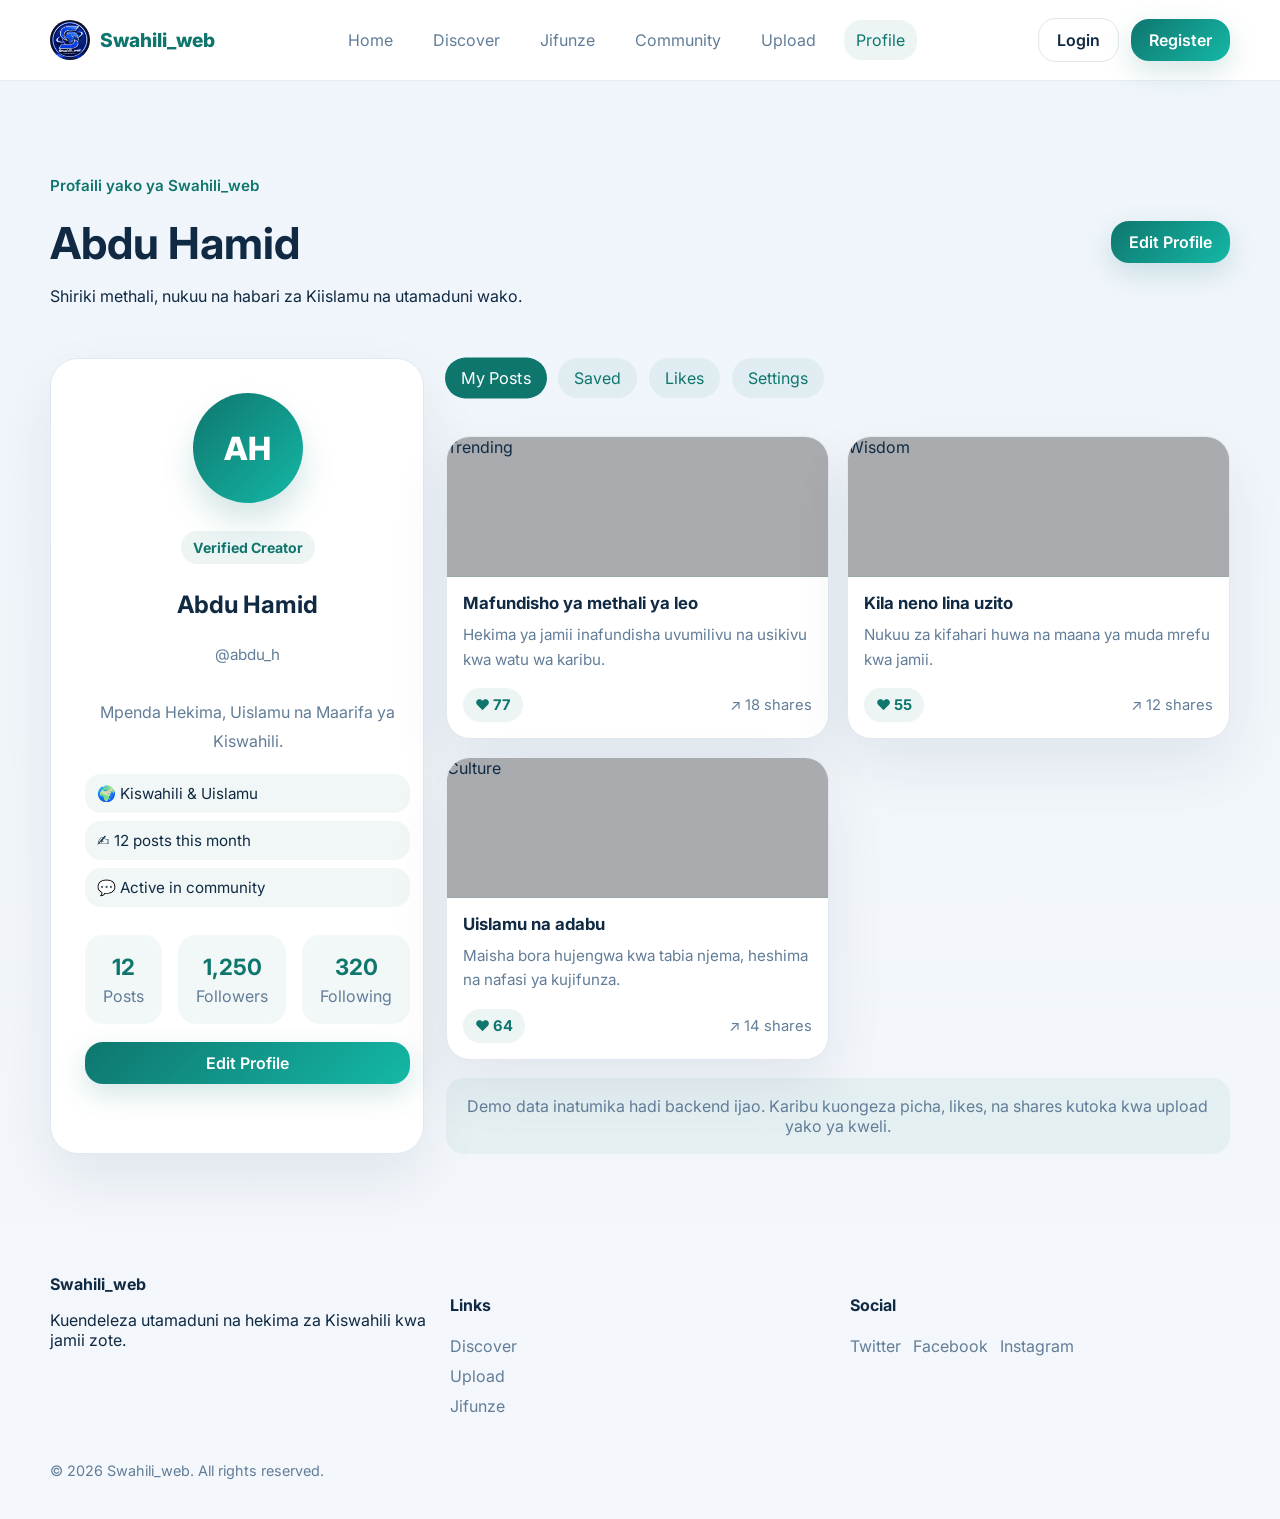
<file: pages/profile.html>
<!doctype html>
<html lang="sw">
<head>
  <meta charset="utf-8">
  <meta name="viewport" content="width=device-width, initial-scale=1">
  <title>Swahili_web — Profile</title>
  <link rel="preconnect" href="https://fonts.googleapis.com">
  <link rel="preconnect" href="https://fonts.gstatic.com" crossorigin>
  <link href="https://fonts.googleapis.com/css2?family=Inter:wght@300;400;500;600;700;800&display=swap" rel="stylesheet">
  <link rel="stylesheet" href="../css/scripte.css">
</head>
<body>
  <header class="site-header">
    <div class="header-inner container">
      <a class="brand" href="/index.html">
        <img src="../images/logo.png" alt="Swahili_web logo" class="brand-logo">
        <span class="brand-text">Swahili_web</span>
      </a>
      <nav class="main-nav">
        <a href="/index.html">Home</a>
        <a href="discover.html">Discover</a>
        <a href="jifunze.html">Jifunze</a>
        <a href="communit.html">Community</a>
        <a href="upload.html">Upload</a>
        <a href="profile.html" class="active">Profile</a>
      </nav>
      <div class="header-actions">
        <button class="btn btn-ghost" id="loginBtn">Login</button>
        <button class="btn btn-primary" id="registerBtn">Register</button>
        <button class="mobile-toggle" id="menuToggle" aria-label="Open navigation">☰</button>
      </div>
    </div>
  </header>

  <main class="page-main container">
    <section class="page-header">
      <div>
        <p class="eyebrow">Profaili yako ya Swahili_web</p>
        <h1>Abdu Hamid</h1>
        <p>Shiriki methali, nukuu na habari za Kiislamu na utamaduni wako.</p>
      </div>
      <button class="btn btn-primary" id="editProfileBtn">Edit Profile</button>
    </section>

    <section class="profile-grid">
      <aside class="profile-card profile-sidebar">
        <div class="profile-portrait-wrap">
          <div class="avatar" id="profileAvatar">AH</div>
          <span class="profile-badge">Verified Creator</span>
        </div>
        <h2 id="profileName">Abdu Hamid</h2>
        <span class="profile-username" id="profileUsername">@abdu_h</span>
        <p id="profileBio">Mpenda Hekima, Uislamu na Maarifa ya Kiswahili.</p>
        <div class="profile-highlights">
          <span>🌍 Kiswahili &amp; Uislamu</span>
          <span>✍️ 12 posts this month</span>
          <span>💬 Active in community</span>
        </div>
        <div class="stats-row">
          <div><strong id="profilePostCount">12</strong><span>Posts</span></div>
          <div><strong>1,250</strong><span>Followers</span></div>
          <div><strong>320</strong><span>Following</span></div>
        </div>
        <button class="btn btn-primary btn-block" id="profileSidebarEditBtn">Edit Profile</button>
      </aside>
      <div class="main-feed" id="profileMainFeed">
        <div class="profile-tabs" role="tablist" aria-label="Profile sections">
          <button class="tag active" data-tab="My Posts" type="button">My Posts</button>
          <button class="tag" data-tab="Saved" type="button">Saved</button>
          <button class="tag" data-tab="Likes" type="button">Likes</button>
          <button class="tag" data-tab="Settings" type="button">Settings</button>
        </div>
        <section id="profileTabPanel" class="profile-tab-panel" aria-live="polite"></section>
      </div>
    </section>
  </main>

  <footer class="site-footer">
    <div class="container footer-grid">
      <div>
        <strong>Swahili_web</strong>
        <p>Kuendeleza utamaduni na hekima za Kiswahili kwa jamii zote.</p>
      </div>
      <div>
        <h4>Links</h4>
        <a href="discover.html">Discover</a>
        <a href="upload.html">Upload</a>
        <a href="jifunze.html">Jifunze</a>
      </div>
      <div>
        <h4>Social</h4>
        <div class="social-links"><a href="#">Twitter</a><a href="#">Facebook</a><a href="#">Instagram</a></div>
      </div>
    </div>
    <div class="footer-bottom container">© <span id="year"></span> Swahili_web. All rights reserved.</div>
  </footer>

  <div class="modal-backdrop" id="modalBackdrop"></div>
  <div class="modal" id="loginModal" aria-hidden="true">
    <button class="modal-close" type="button" data-close>✕</button>
    <h3>Login</h3>
    <form id="loginForm">
      <label>Email<input type="email" name="email" placeholder="you@example.com" required></label>
      <label>Password<input type="password" name="password" placeholder="Password" required></label>
      <button class="btn btn-primary btn-block" type="submit">Sign in</button>
    </form>
  </div>

  <div class="modal" id="registerModal" aria-hidden="true">
    <button class="modal-close" type="button" data-close>✕</button>
    <h3>Register</h3>
    <form id="registerForm">
      <label>Name<input type="text" name="name" placeholder="Your name" required></label>
      <label>Email<input type="email" name="email" placeholder="you@example.com" required></label>
      <label>Password<input type="password" name="password" placeholder="Password" required></label>
      <button class="btn btn-primary btn-block" type="submit">Create account</button>
    </form>
  </div>

  <div class="modal" id="editProfileModal" aria-hidden="true">
    <button class="modal-close" type="button" data-close>✕</button>
    <h3>Edit Profile</h3>
    <form id="editProfileForm">
      <div class="form-group">
        <label>Full Name</label>
        <input type="text" id="profileFullName" name="fullName" value="Abdu Hamid" required>
      </div>
      <div class="form-group">
        <label>Username</label>
        <input type="text" id="profileUsernameInput" name="username" value="abdu_h" required>
      </div>
      <div class="form-group">
        <label>Bio</label>
        <textarea id="profileBioInput" name="bio" rows="4" required>Mpenda Hekima, Uislamu na Maarifa ya Kiswahili.</textarea>
      </div>
      <div class="form-group">
        <label>Profile Picture</label>
        <input type="file" id="profilePictureInput" name="profilePicture" accept="image/*">
      </div>
      <div class="form-message" id="editProfileMessage" aria-live="polite"></div>
      <button class="btn btn-primary btn-block" type="submit">Save Changes</button>
    </form>
  </div>

  <script src="../javascript/scripte.js"></script>
</body>
</html>
</file>
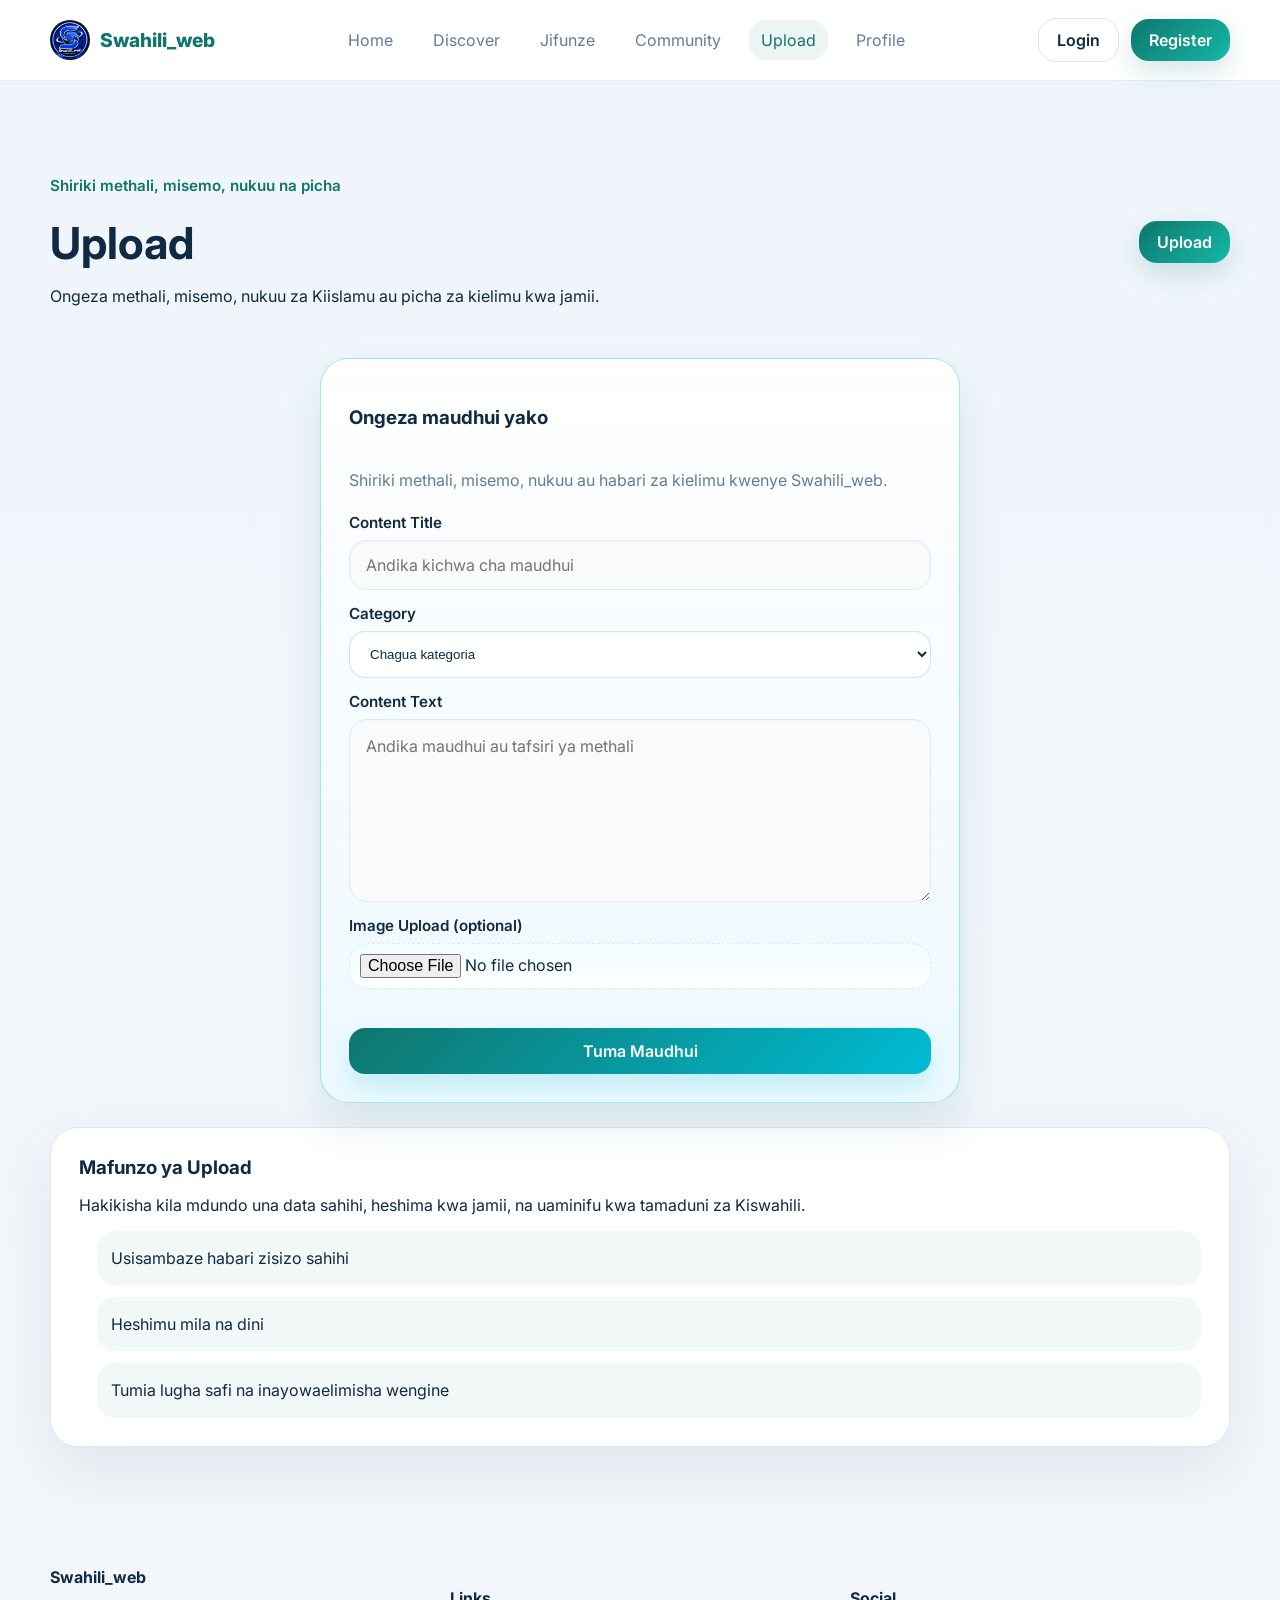
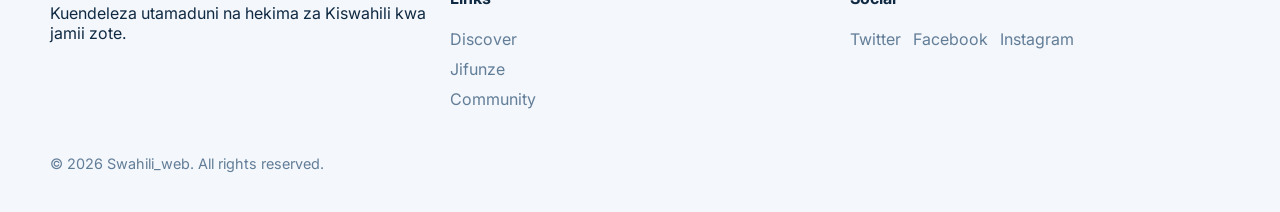
<file: pages/upload.html>
<!doctype html>
<html lang="sw">
<head>
  <meta charset="utf-8">
  <meta name="viewport" content="width=device-width, initial-scale=1">
  <title>Swahili_web — Upload</title>
  <link rel="preconnect" href="https://fonts.googleapis.com">
  <link rel="preconnect" href="https://fonts.gstatic.com" crossorigin>
  <link href="https://fonts.googleapis.com/css2?family=Inter:wght@300;400;500;600;700;800&display=swap" rel="stylesheet">
  <link rel="stylesheet" href="../css/scripte.css">
</head>
<body>
  <header class="site-header">
    <div class="header-inner container">
      <a class="brand" href="/index.html">
        <img src="../images/logo.png" alt="Swahili_web logo" class="brand-logo">
        <span class="brand-text">Swahili_web</span>
      </a>
      <nav class="main-nav">
        <a href="/index.html">Home</a>
        <a href="discover.html">Discover</a>
        <a href="jifunze.html">Jifunze</a>
        <a href="communit.html">Community</a>
        <a href="upload.html" class="active">Upload</a>
        <a href="profile.html">Profile</a>
      </nav>
      <div class="header-actions">
        <button class="btn btn-ghost" id="loginBtn">Login</button>
        <button class="btn btn-primary" id="registerBtn">Register</button>
        <button class="mobile-toggle" id="menuToggle" aria-label="Open navigation">☰</button>
      </div>
    </div>
  </header>

  <main class="page-main container">
    <section class="page-header">
      <div>
        <p class="eyebrow">Shiriki methali, misemo, nukuu na picha</p>
        <h1>Upload</h1>
        <p>Ongeza methali, misemo, nukuu za Kiislamu au picha za kielimu kwa jamii.</p>
      </div>
      <button class="btn btn-primary">Upload</button>
    </section>

    <section class="upload-panel">
      <article class="upload-card upload-form-card">
        <h3>Ongeza maudhui yako</h3>
        <p>Shiriki methali, misemo, nukuu au habari za kielimu kwenye Swahili_web.</p>
        <form id="uploadForm" novalidate>
          <div class="form-group">
            <label>Content Title</label>
            <input type="text" id="uploadTitle" name="title" placeholder="Andika kichwa cha maudhui" required>
          </div>
          <div class="form-group">
            <label>Category</label>
            <select id="uploadCategory" name="category" required>
              <option value="">Chagua kategoria</option>
              <option value="methali">Methali</option>
              <option value="misemo">Misemo</option>
              <option value="nukuu">Nukuu za Kiislamu</option>
              <option value="elimu">Elimu</option>
              <option value="historia">Historia</option>
            </select>
          </div>
          <div class="form-group">
            <label>Content Text</label>
            <textarea id="uploadText" name="text" rows="6" placeholder="Andika maudhui au tafsiri ya methali" required></textarea>
          </div>
          <div class="form-group">
            <label>Image Upload (optional)</label>
            <input type="file" id="uploadImage" name="image" accept="image/*">
          </div>
          <div class="form-message" id="uploadFormMessage" aria-live="polite"></div>
          <button class="btn btn-primary btn-block" type="submit">Tuma Maudhui</button>
        </form>
      </article>
    </section>

    <section class="panel-block info-panel">
      <h3>Mafunzo ya Upload</h3>
      <p>Hakikisha kila mdundo una data sahihi, heshima kwa jamii, na uaminifu kwa tamaduni za Kiswahili.</p>
      <ul>
        <li>Usisambaze habari zisizo sahihi</li>
        <li>Heshimu mila na dini</li>
        <li>Tumia lugha safi na inayowaelimisha wengine</li>
      </ul>
    </section>
  </main>

  <footer class="site-footer">
    <div class="container footer-grid">
      <div>
        <strong>Swahili_web</strong>
        <p>Kuendeleza utamaduni na hekima za Kiswahili kwa jamii zote.</p>
      </div>
      <div>
        <h4>Links</h4>
        <a href="discover.html">Discover</a>
        <a href="jifunze.html">Jifunze</a>
        <a href="communit.html">Community</a>
      </div>
      <div>
        <h4>Social</h4>
        <div class="social-links"><a href="#">Twitter</a><a href="#">Facebook</a><a href="#">Instagram</a></div>
      </div>
    </div>
    <div class="footer-bottom container">© <span id="year"></span> Swahili_web. All rights reserved.</div>
  </footer>

  <div class="modal-backdrop" id="modalBackdrop"></div>
  <div class="modal" id="loginModal" aria-hidden="true">
    <button class="modal-close" type="button" data-close>✕</button>
    <h3>Login</h3>
    <form id="loginForm">
      <label>Email<input type="email" name="email" placeholder="you@example.com" required></label>
      <label>Password<input type="password" name="password" placeholder="Password" required></label>
      <button class="btn btn-primary btn-block" type="submit">Sign in</button>
    </form>
  </div>

  <div class="modal" id="registerModal" aria-hidden="true">
    <button class="modal-close" type="button" data-close>✕</button>
    <h3>Register</h3>
    <form id="registerForm">
      <label>Name<input type="text" name="name" placeholder="Your name" required></label>
      <label>Email<input type="email" name="email" placeholder="you@example.com" required></label>
      <label>Password<input type="password" name="password" placeholder="Password" required></label>
      <button class="btn btn-primary btn-block" type="submit">Create account</button>
    </form>
  </div>

  <script src="../javascript/scripte.js"></script>
</body>
</html>
</file>
<file: css/scripte.css>
:root{
  --bg:#f4f7fb;
  --surface:#ffffff;
  --surface-soft:#f9fbff;
  --text:#102a43;
  --muted:#627d98;
  --accent:#0f766e;
  --accent-light:#75e1d6;
  --border:#e1e8f0;
  --shadow:0 25px 60px rgba(16,42,67,.08);
  --radius:26px;
  font-family:'Inter',system-ui,-apple-system,'Segoe UI',sans-serif;
}
*{box-sizing:border-box}
html{scroll-behavior:smooth;overflow-x:hidden}
body{margin:0;background:linear-gradient(180deg,#eff5fb 0%,#f4f7fb 100%);color:var(--text);min-width:320px;overflow-x:hidden}
main,section,article,aside,footer{min-width:0}
img,svg{max-width:100%;display:block;height:auto}
button,input,textarea{font:inherit}
button{cursor:pointer}
a{text-decoration:none;color:inherit}
.container{width:min(1180px,calc(100% - 24px));margin:0 auto}
.site-header{position:sticky;top:0;z-index:20;background:#fff;border-bottom:1px solid rgba(212,224,239,.6);backdrop-filter:blur(12px)}
.site-header .header-inner{position:relative}
.header-inner{display:flex;align-items:center;justify-content:space-between;gap:16px;padding:18px 0}
.brand{display:flex;align-items:center;gap:10px;font-size:1.2rem;font-weight:800;color:var(--accent)}
.brand-logo{width:40px;height:40px;border-radius:50%;object-fit:cover;display:block;overflow:hidden;background:rgba(15,118,110,.08)}
.main-nav{display:flex;align-items:center;gap:16px;flex-wrap:wrap}
.main-nav a{color:var(--muted);padding:10px 12px;border-radius:18px;transition:all .2s}
.main-nav a.active, .main-nav a:hover{color:var(--accent);background:rgba(15,118,110,.08)}
.header-actions{display:flex;align-items:center;gap:12px}
.btn{border:0;border-radius:18px;padding:11px 18px;font-weight:600;transition:transform .2s,box-shadow .2s;cursor:pointer}
.btn:hover{transform:translateY(-2px);box-shadow:0 14px 30px rgba(15,118,110,.18)}
.btn:focus-visible{outline:3px solid rgba(0,188,212,.28);outline-offset:2px}
.btn:active{transform:translateY(0)}
.btn-primary{background:linear-gradient(135deg,#0f766e,#14b8a6);color:#fff;box-shadow:0 10px 28px rgba(15,118,110,.18)}
.btn-outline{background:#fff;border:1px solid rgba(15,118,110,.16);color:var(--accent);transition:all .2s}
.btn-outline:hover{background:rgba(15,118,110,.05);border-color:rgba(15,118,110,.28)}
.btn-ghost{background:transparent;color:var(--text);border:1px solid rgba(16,42,67,.12);transition:all .2s}
.btn-ghost:hover{background:rgba(15,118,110,.08);border-color:rgba(15,118,110,.18)}
.btn-lg{padding:14px 24px}
.btn-block{width:100%}
.mobile-toggle{display:none;background:transparent;border:none;font-size:1.3rem;color:var(--text)}
.eyebrow{display:inline-block;margin-bottom:18px;font-size:.95rem;font-weight:600;color:var(--accent)}
.hero-section{position:relative;padding:90px 0 70px;min-height:88vh;background:linear-gradient(rgba(0,0,0,.55),rgba(0,0,0,.55)),url('../images/hero.png');background-position:center;background-size:cover;background-repeat:no-repeat;display:flex;align-items:center}
.hero-section::before{content:'';position:absolute;inset:0;background:radial-gradient(circle at top left,rgba(15,118,110,.18),transparent 36%),linear-gradient(180deg,rgba(8,18,28,.45),rgba(8,18,28,.35));pointer-events:none}
.hero-content{position:relative;display:grid;grid-template-columns:1.3fr .9fr;gap:32px;align-items:center;z-index:1}
.hero-content h1{font-size:3.5rem;line-height:1.02;margin:0;color:#fff;text-shadow:0 2px 14px rgba(0,0,0,.85)}
.hero-content h1 span{background:linear-gradient(90deg,#67e8f9,#14b8a6);-webkit-background-clip:text;background-clip:text;color:transparent;text-shadow:none}
.hero-content p,.hero-content .hero-buttons button,.hero-panel,.hero-panel p,.hero-panel span,.panel-card p,.mini-card p{color:#fff;text-shadow:0 2px 10px rgba(0,0,0,.8)}
.hero-content p{max-width:570px;font-size:1.125rem;line-height:1.8;color:#fff;font-weight:600;text-shadow:0 2px 10px rgba(0,0,0,.8)}
.hero-content .eyebrow{color:#fff;font-size:1rem;font-weight:700;text-shadow:0 2px 10px rgba(0,0,0,.8)}
.hero-buttons{display:flex;flex-wrap:wrap;gap:14px;margin-top:26px}
.hero-panel{padding:26px;border-radius:32px;background:rgba(8,15,23,.38);backdrop-filter:blur(20px);border:1px solid rgba(255,255,255,.16);color:#fff;box-shadow:0 28px 60px rgba(0,0,0,.25)}
.panel-title{font-size:.95rem;font-weight:700;letter-spacing:.08em;text-transform:uppercase;margin-bottom:18px}
.panel-card{padding:22px;background:rgba(255,255,255,.18);border-radius:22px;margin-bottom:18px}
.panel-card p{margin:0;font-size:1rem;line-height:1.8}
.panel-card span{display:block;margin-top:16px;font-size:.9rem;opacity:.9}
.panel-cards{display:grid;grid-template-columns:1fr 1fr;gap:16px}
.mini-card{background:rgba(255,255,255,.15);padding:18px;border-radius:22px;box-shadow:0 18px 45px rgba(8,26,42,.08)}
.mini-card strong{display:block;margin-bottom:10px;font-size:1rem;color:#fff}
.mini-card p{margin:0;line-height:1.7;color:rgba(255,255,255,.92)}
.overview{padding:60px 0}
.section-heading{max-width:720px;margin-bottom:26px}
.section-heading h2{font-size:2rem;margin:0 0 12px;letter-spacing:-.02em}
.section-heading p{margin:0;color:var(--muted);line-height:1.8}
.overview-grid{display:grid;grid-template-columns:repeat(4,1fr);gap:20px}
.stat-card{background:#fff;border:1px solid var(--border);border-radius:26px;padding:28px;box-shadow:var(--shadow);transition:all .2s}
.stat-card:hover{transform:translateY(-4px);box-shadow:0 30px 70px rgba(15,118,110,.12)}
.stat-label{display:inline-flex;padding:8px 12px;border-radius:999px;font-size:.85rem;font-weight:700;color:var(--accent);background:rgba(15,118,110,.08);margin-bottom:18px}
.stat-card p{margin:0;font-size:1rem;line-height:1.8;color:var(--text)}
.featured-quotes{padding-bottom:80px}
.quote-grid{display:grid;grid-template-columns:repeat(4,1fr);gap:20px}
.quote-card{background:#fff;border:1px solid var(--border);border-radius:28px;padding:28px;box-shadow:var(--shadow);transition:all .2s}
.quote-card:hover{transform:translateY(-4px);box-shadow:0 30px 70px rgba(15,118,110,.12)}
.quote-card h3{margin:0 0 14px;font-size:1.1rem;color:var(--accent)}
.quote-card p{margin:0;color:var(--muted);line-height:1.8}
.hero-content{display:grid;grid-template-columns:1.3fr .9fr;align-items:center;gap:28px}
.hero-panel{border-radius:28px}
.hero-content > div{position:relative}
.page-main{padding:80px 0}
.page-header{display:flex;align-items:center;justify-content:space-between;gap:20px;margin-bottom:36px}
.page-header h1{font-size:2.75rem;margin:.2rem 0}
.search-panel{display:flex;flex-direction:column;gap:18px;margin-bottom:30px}
.search-panel input{width:100%;padding:16px 20px;border-radius:18px;border:1px solid var(--border);background:#fff;outline:none;box-shadow:inset 0 2px 10px rgba(16,42,67,.05)}
.tag-list{display:flex;flex-wrap:wrap;gap:10px}
.tag{border:1px solid rgba(15,118,110,.18);background:#fff;color:var(--text);padding:10px 16px;border-radius:999px;transition:all .2s;cursor:pointer}
.tag.active, .tag:hover{background:rgba(15,118,110,.1);border-color:rgba(15,118,110,.28);color:var(--accent);transform:scale(1.02)}
.content-grid{display:grid;grid-template-columns:2.2fr 1fr;gap:22px}
.main-feed{display:grid;gap:20px}
.feed-card{background:#fff;border:1px solid var(--border);border-radius:26px;padding:24px;box-shadow:var(--shadow);transition:all .2s}
.feed-card:hover{border-color:rgba(15,118,110,.2);box-shadow:0 25px 60px rgba(15,118,110,.12)}
.feed-card{transition:transform .25s,box-shadow .25s}
.card-top{display:flex;justify-content:space-between;align-items:center;gap:12px;margin-bottom:18px}
.chip{display:inline-flex;padding:8px 14px;border-radius:999px;background:rgba(15,118,110,.1);color:var(--accent);font-weight:700;font-size:.9rem}
.card-actions-small{display:flex;gap:10px}
.icon{width:40px;height:40px;border-radius:14px;border:1px solid rgba(15,118,110,.12);display:flex;align-items:center;justify-content:center;color:var(--accent);transition:all .2s;cursor:pointer}
.icon:hover{background:rgba(15,118,110,.08);border-color:rgba(15,118,110,.25);transform:scale(1.05)}
.icon:active{transform:scale(0.95)}
.feed-card h2{margin:0 0 10px;font-size:1.3rem}
.feed-card p{margin:0 0 18px;color:var(--muted);line-height:1.8}
.meta-row{display:flex;gap:16px;color:var(--muted);font-size:.95rem}
.sidebar-panel{display:grid;gap:20px}
.panel-block{background:#fff;border:1px solid var(--border);border-radius:26px;padding:24px;box-shadow:var(--shadow)}
.panel-block h3{margin:0 0 16px}
.panel-block ul{list-style:none;padding:0;margin:0;display:grid;gap:12px}
.panel-block li{padding:12px 14px;border-radius:18px;background:rgba(15,118,110,.05);color:var(--text)}
.upload-grid{display:grid;grid-template-columns:repeat(2,1fr);gap:20px;margin-bottom:24px}
.upload-card{background:#fff;border:1px solid var(--border);border-radius:28px;padding:28px;box-shadow:var(--shadow);display:flex;flex-direction:column;gap:20px;transition:all .2s}
.upload-card:hover{transform:translateY(-4px);box-shadow:0 30px 70px rgba(15,118,110,.12)}
.upload-card strong{font-size:1.05rem;color:var(--accent)}
.upload-card p{margin:0;color:var(--muted);line-height:1.8}
.upload-card .form-group{margin-bottom:14px;gap:8px}
.upload-card input, .upload-card select, .upload-card textarea{width:100%;padding:14px 16px;border:1px solid rgba(15,118,110,.18);border-radius:16px;background:rgba(255,255,255,.95);color:var(--text);transition:all .18s ease;box-shadow:inset 0 1px 2px rgba(15,118,110,.03)}
.upload-card input:hover, .upload-card select:hover, .upload-card textarea:hover{border-color:rgba(0,188,212,.45);box-shadow:0 10px 18px rgba(0,188,212,.08)}
.upload-card input:focus, .upload-card select:focus, .upload-card textarea:focus{outline:none;border-color:#00bcd4;box-shadow:0 0 0 4px rgba(0,188,212,.12)}
.upload-card input[type="file"]{padding:10px;border-style:dashed;background:linear-gradient(180deg,rgba(240,253,255,.95),rgba(255,255,255,.98));color:var(--text)}
.upload-card .btn-primary{border-radius:16px;padding:13px 18px;background:linear-gradient(135deg,#0f766e,#00bcd4);box-shadow:0 14px 24px rgba(0,188,212,.18)}
.info-panel{background:#fff;border:1px solid var(--border);border-radius:28px;padding:28px;box-shadow:var(--shadow);margin-top:20px}
.info-panel h3{margin-top:0}
.info-panel ul{padding-left:18px;margin:16px 0 0;color:var(--muted);line-height:1.9}
.profile-grid{display:grid;grid-template-columns:1fr 2.1fr;gap:22px}
.profile-card{background:#fff;border:1px solid var(--border);border-radius:28px;padding:34px;box-shadow:var(--shadow);text-align:center}
.profile-sidebar{display:grid;gap:18px;align-content:start}
.profile-portrait-wrap{display:grid;justify-items:center;gap:10px}
.avatar{width:110px;height:110px;margin:0 auto 18px;border-radius:50%;display:grid;place-items:center;background:linear-gradient(135deg,#0f766e,#14b8a6);color:#fff;font-size:2rem;font-weight:800;box-shadow:0 18px 32px rgba(15,118,110,.18)}
.profile-badge{display:inline-flex;padding:8px 12px;border-radius:999px;background:rgba(15,118,110,.08);color:var(--accent);font-size:.88rem;font-weight:700}
.profile-highlights{display:grid;gap:8px;text-align:left}
.profile-highlights span{padding:10px 12px;border-radius:16px;background:rgba(15,118,110,.06);color:var(--text);font-size:.95rem}
.profile-card h2{margin:.5rem 0 8px}
.profile-card p{margin:0;color:var(--muted);line-height:1.8}
.stats-row{display:grid;grid-template-columns:repeat(3,1fr);gap:16px;margin-top:10px}
.stats-row div{background:rgba(15,118,110,.05);padding:18px;border-radius:18px}
.stats-row strong{display:block;font-size:1.4rem;color:var(--accent)}
.stats-row span{display:block;color:var(--muted);margin-top:6px}
.profile-tabs{display:flex;flex-wrap:wrap;gap:12px;margin-bottom:18px}
.profile-tabs .tag{border:none;background:rgba(15,118,110,.07);color:var(--accent);}
.profile-tabs .tag.active{background:var(--accent);color:#fff}
.post-box{background:#fff;border:1px solid var(--border);border-radius:28px;padding:24px;box-shadow:var(--shadow)}
.post-box textarea{width:100%;border:1px solid var(--border);border-radius:18px;padding:18px;resize:none;font-size:1rem;line-height:1.7;color:var(--text);outline:none}
 .post-actions{display:flex;justify-content:flex-end;margin-top:16px}
.profile-tab-panel{display:grid;gap:18px;animation:profileFade .35s ease}
@keyframes profileFade{from{opacity:0;transform:translateY(6px)}to{opacity:1;transform:translateY(0)}}
.profile-post-grid{display:grid;grid-template-columns:repeat(2,1fr);gap:18px}
.profile-post-card{background:#fff;border:1px solid var(--border);border-radius:24px;overflow:hidden;box-shadow:var(--shadow);display:grid;transition:transform .2s,box-shadow .2s}
.profile-post-card:hover{transform:translateY(-4px);box-shadow:0 26px 56px rgba(15,118,110,.12)}
.profile-post-media{height:140px;background-size:cover;background-position:center;border-bottom:1px solid rgba(15,118,110,.08)}
.profile-post-body{display:grid;gap:10px;padding:16px}
.profile-post-body h3{margin:0;font-size:1.05rem;color:var(--text)}
.profile-post-body p{margin:0;color:var(--muted);font-size:.95rem;line-height:1.6}
.profile-post-meta{display:flex;justify-content:space-between;align-items:center;gap:12px;padding:0 16px 16px;color:var(--muted);font-size:.92rem}
.profile-post-chip{display:inline-flex;align-items:center;gap:8px;padding:8px 12px;border-radius:999px;background:rgba(15,118,110,.08);color:var(--accent);font-weight:700}
.profile-empty{padding:18px;border-radius:18px;background:rgba(15,118,110,.06);color:var(--muted);text-align:center}
.profile-settings-grid{display:grid;grid-template-columns:repeat(2,1fr);gap:18px}
.profile-setting-card{background:#fff;border:1px solid var(--border);border-radius:24px;padding:18px;box-shadow:var(--shadow);display:grid;gap:12px}
.profile-setting-card h3{margin:0;font-size:1rem;color:var(--accent)}
.profile-setting-card p{margin:0;color:var(--muted);line-height:1.6;font-size:.95rem}
.toggle-row{display:flex;justify-content:space-between;align-items:center;gap:12px;border-top:1px solid var(--border);padding-top:10px}
.toggle-row:first-of-type{border-top:0;padding-top:0}
.switch{position:relative;width:52px;height:28px;display:inline-block}
.switch input{opacity:0;width:0;height:0}
.slider{position:absolute;inset:0;cursor:pointer;background:#d9e5ef;border-radius:999px;transition:.2s}
.slider:before{content:'';position:absolute;height:22px;width:22px;left:3px;top:3px;border-radius:50%;background:#fff;transition:.2s;box-shadow:0 8px 14px rgba(16,42,67,.16)}
.switch input:checked + .slider{background:linear-gradient(135deg,#0f766e,#14b8a6)}
.switch input:checked + .slider:before{transform:translateX(24px)}
.profile-select{width:100%;padding:10px 12px;border-radius:14px;border:1px solid var(--border);background:#fff;color:var(--text)}
.profile-actions{display:flex;flex-wrap:wrap;gap:10px}
.post-header{display:flex;justify-content:space-between;align-items:center;gap:12px;margin-bottom:16px}
.post-header strong{color:var(--accent)}
.post-meta{display:flex;gap:18px;color:var(--muted);font-size:.95rem}
.panel-block.vertical .tag-list{display:grid}
.settings-form{background:#fff;border:1px solid var(--border);border-radius:26px;padding:28px;box-shadow:var(--shadow)}
.settings-form h2{margin-top:0;margin-bottom:24px;font-size:1.8rem;color:var(--text)}
.form-group{display:grid;gap:8px;margin-bottom:18px}
.form-group label{font-weight:600;color:var(--text);font-size:.95rem}
.form-group input, .form-group textarea{width:100%;padding:14px 16px;border:1px solid var(--border);border-radius:18px;background:#f8fafc;outline:none;font-size:1rem;transition:border-color .2s}
.form-group input:focus, .form-group textarea:focus{border-color:var(--accent)}
.form-group textarea{font-family:inherit;resize:vertical;line-height:1.6}
.form-message{min-height:1.4rem;margin-top:-8px;margin-bottom:10px;font-size:.95rem;line-height:1.4}
.form-message.error{color:#dc2626}
.form-message.success{color:#047857}
.comment-header{margin:0 0 18px}
.comment-list{display:grid;gap:14px;max-height:320px;overflow:auto;padding:0}
.comment-item{background:rgba(15,118,110,.05);border:1px solid rgba(15,118,110,.12);border-radius:20px;padding:16px}
.comment-item strong{display:block;margin-bottom:8px;color:var(--accent)}
.profile-username{display:block;margin-bottom:16px;color:var(--muted);font-size:.95rem}
.upload-panel{margin-bottom:24px;display:flex;justify-content:center;align-items:center}
.upload-form-card{display:grid;gap:18px;max-width:640px;width:100%;margin:0 auto;background:linear-gradient(180deg,rgba(255,255,255,.96),rgba(236,248,255,.92));border:1px solid rgba(0,188,212,.35);border-radius:28px;box-shadow:0 22px 44px rgba(15,118,110,.12);backdrop-filter:blur(12px)}
.settings-form .btn{margin-top:8px}
.two-column{grid-template-columns:280px 1fr;gap:24px}
.learning-menu{display:grid;gap:16px}
.learning-menu h3{margin-top:0;margin-bottom:12px}
.learning-menu .tag{width:100%;text-align:left;display:block;padding:12px 16px}
.learning-grid{display:grid;grid-template-columns:repeat(3,1fr);gap:20px}
.learning-card{background:#fff;border:1px solid var(--border);border-radius:26px;padding:24px;box-shadow:var(--shadow);transition:all .2s;cursor:pointer;display:grid;gap:12px;align-items:start}
.learning-card:hover{transform:translateY(-6px) scale(1.01);box-shadow:0 40px 90px rgba(15,118,110,.12)}
.learning-card h3{margin:0 0 12px;font-size:1.1rem;color:var(--accent)}
.learning-card p{margin:0;color:var(--muted);line-height:1.7;font-size:.95rem}
.learning-icon{width:56px;height:56px;border-radius:14px;background:rgba(15,118,110,.06);display:grid;place-items:center;margin-bottom:6px}
.learning-card .top{display:flex;gap:14px;align-items:center}
.learning-card .top .title{flex:1}
.learning-card .learning-icon svg{width:28px;height:28px;fill:var(--accent)}

/* Category color accents */
.learning-card[data-category="methali"] .learning-icon{background:linear-gradient(135deg,rgba(15,118,110,.08),rgba(20,184,166,.06))}
.learning-card[data-category="misemo"] .learning-icon{background:linear-gradient(135deg,rgba(99,102,241,.06),rgba(139,92,246,.04));}
.learning-card[data-category="elimu"] .learning-icon{background:linear-gradient(135deg,rgba(249,115,22,.06),rgba(251,191,36,.04));}
.learning-card[data-category="historia"] .learning-icon{background:linear-gradient(135deg,rgba(16,185,129,.06),rgba(34,197,94,.04));}
.learning-card[data-category="nukuu"] .learning-icon{background:linear-gradient(135deg,rgba(234,88,12,.06),rgba(244,63,94,.04));}
.footer-grid{display:grid;grid-template-columns:1fr 1fr 1fr;gap:20px;padding:40px 0 16px}
.footer-grid strong{display:block;margin-bottom:12px}
.footer-grid a{display:block;color:var(--muted);margin-bottom:10px}
.social-links{display:flex;flex-wrap:wrap;gap:12px}
.footer-bottom{padding:20px 0 40px;color:var(--muted);font-size:.9rem}
.modal-backdrop{position:fixed;inset:0;background:rgba(16,42,67,.45);opacity:0;visibility:hidden;transition:.25s;z-index:15}
.modal{position:fixed;left:50%;top:50%;transform:translate(-50%,-50%) scale(.92);width:min(420px,calc(100% - 40px));background:#fff;border-radius:28px;padding:28px;box-shadow:0 40px 80px rgba(16,42,67,.18);opacity:0;visibility:hidden;transition:all .25s;z-index:20}
.modal.show{opacity:1;visibility:visible;transform:translate(-50%,-50%) scale(1)}
.modal-close{position:absolute;top:16px;right:16px;background:transparent;border:none;color:var(--muted);font-size:1.2rem}
.modal h3{margin-top:0}
.modal form{display:grid;gap:16px}
.modal label{display:grid;gap:8px;font-size:.95rem;color:var(--text)}
.modal input{width:100%;padding:14px 16px;border:1px solid var(--border);border-radius:18px;background:#f8fafc;outline:none}

/* Dark mode */
body.dark-mode{background:linear-gradient(180deg,#081426 0%,#06202a 100%);color:#e6f7f2}
body.dark-mode .site-header{background:rgba(4,6,8,.6);border-bottom-color:rgba(255,255,255,.06)}
body.dark-mode .feed-card, body.dark-mode .panel-block, body.dark-mode .upload-card, body.dark-mode .profile-post-card, body.dark-mode .profile-setting-card, body.dark-mode .profile-empty, body.dark-mode .profile-card{background:#06131a;border-color:rgba(255,255,255,.04)}
body.dark-mode .brand-text{color:#9feadf}
body.dark-mode .btn-ghost{color:#e6f7f2;border-color:rgba(255,255,255,.06)}
body.dark-mode .profile-highlights span, body.dark-mode .stats-row div{background:rgba(20,184,166,.08)}

/* Micro interactions */
.btn{transition:transform .12s ease,box-shadow .12s ease,background .18s}
.icon{transition:transform .12s ease,background .12s ease}
.icon:hover{transform:translateY(-3px)}
.icon.like.liked{color:#ef4444;background:rgba(239,68,68,.08);border-color:rgba(239,68,68,.18)}
.icon.comment:hover,.icon.share:hover,.icon.like:hover{transform:translateY(-2px)}

@media (max-width:980px){
  .hero-content{grid-template-columns:1fr;}
  .overview-grid,.quote-grid,.content-grid,.upload-grid,.profile-grid,.learning-grid,.profile-post-grid,.profile-settings-grid{grid-template-columns:1fr;}
  .two-column{grid-template-columns:1fr;}
  .page-header{flex-direction:column;align-items:flex-start;}
  .footer-grid{grid-template-columns:1fr;}
  .learning-menu .tag{width:100%}
  .hero-section{min-height:auto;}
}
@media (max-width:680px){
  .container{width:min(100%,calc(100% - 18px));}
  .site-header{position:sticky;top:0;}
  .header-inner{justify-content:space-between;align-items:center;padding:14px 0;gap:10px;flex-wrap:wrap;}
  .main-nav{display:none;position:absolute;top:100%;left:0;right:0;background:#fff;border-bottom:1px solid var(--border);padding:10px 12px 14px;box-shadow:0 18px 24px rgba(16,42,67,.08);z-index:30;flex-direction:column;align-items:stretch;gap:6px;}
  .main-nav.show{display:flex;}
  .main-nav a{display:block;width:100%;padding:12px 10px;border-radius:14px;}
  .mobile-toggle{display:inline-flex;align-items:center;justify-content:center;}
  .header-actions{gap:8px;}
  .hero-section{padding:56px 0 44px;}
  .hero-content h1{font-size:2.2rem;line-height:1.08;}
  .hero-content p{font-size:1rem;line-height:1.7;}
  .hero-buttons{flex-direction:column;}
  .hero-buttons .btn{width:100%;}
  .panel-cards,.overview-grid,.quote-grid,.stat-card,.quote-card,.stats-row,.learning-grid,.upload-grid,.profile-post-grid,.profile-settings-grid{grid-template-columns:1fr;}
  .page-header h1{font-size:2rem;}
  .page-main{padding:56px 0;}
  .upload-panel{padding:0 4px;}
  .upload-card.upload-form-card,.settings-form,.feed-card,.panel-block,.profile-card,.modal{border-radius:22px;padding:18px;}
  .profile-tabs{gap:8px;}
  .profile-tabs .tag{width:calc(50% - 8px);text-align:center;}
  .footer-grid{grid-template-columns:1fr;}
  .modal{width:min(100% - 18px,420px);}
}
</file>
